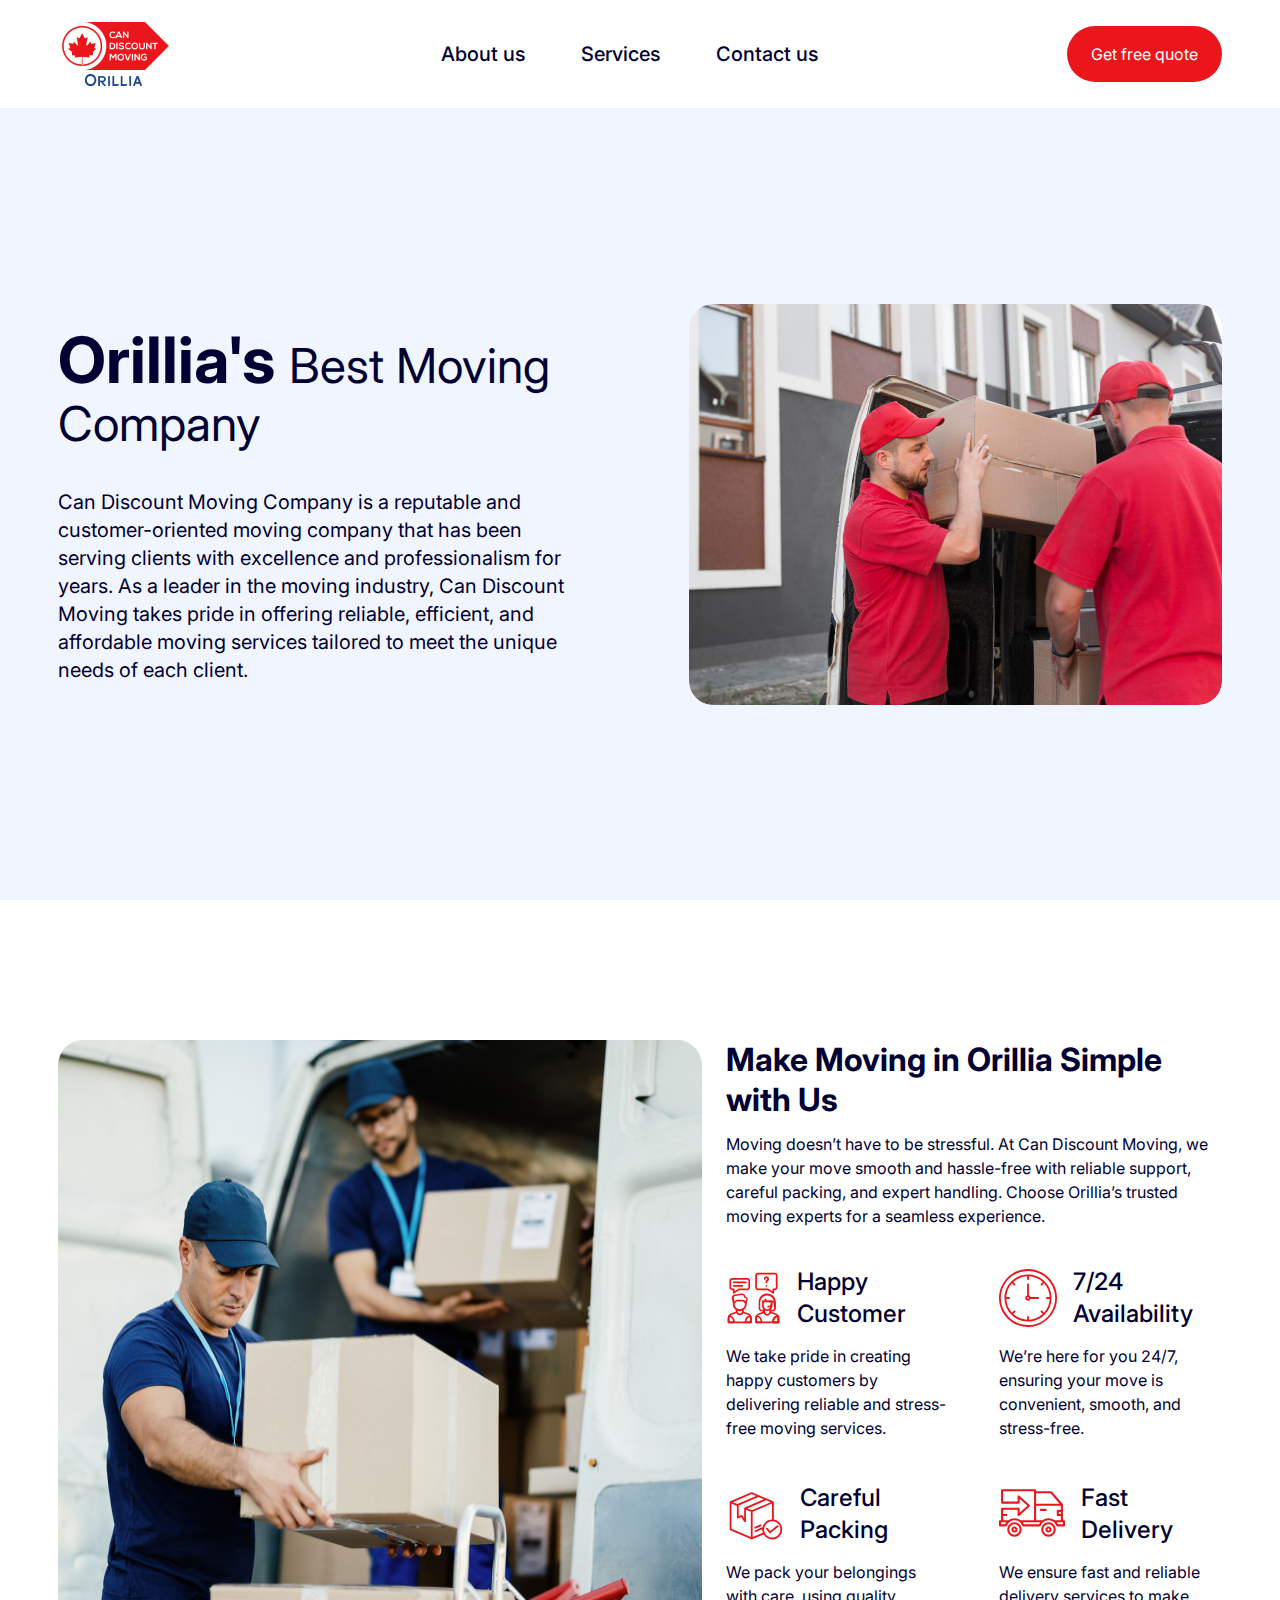
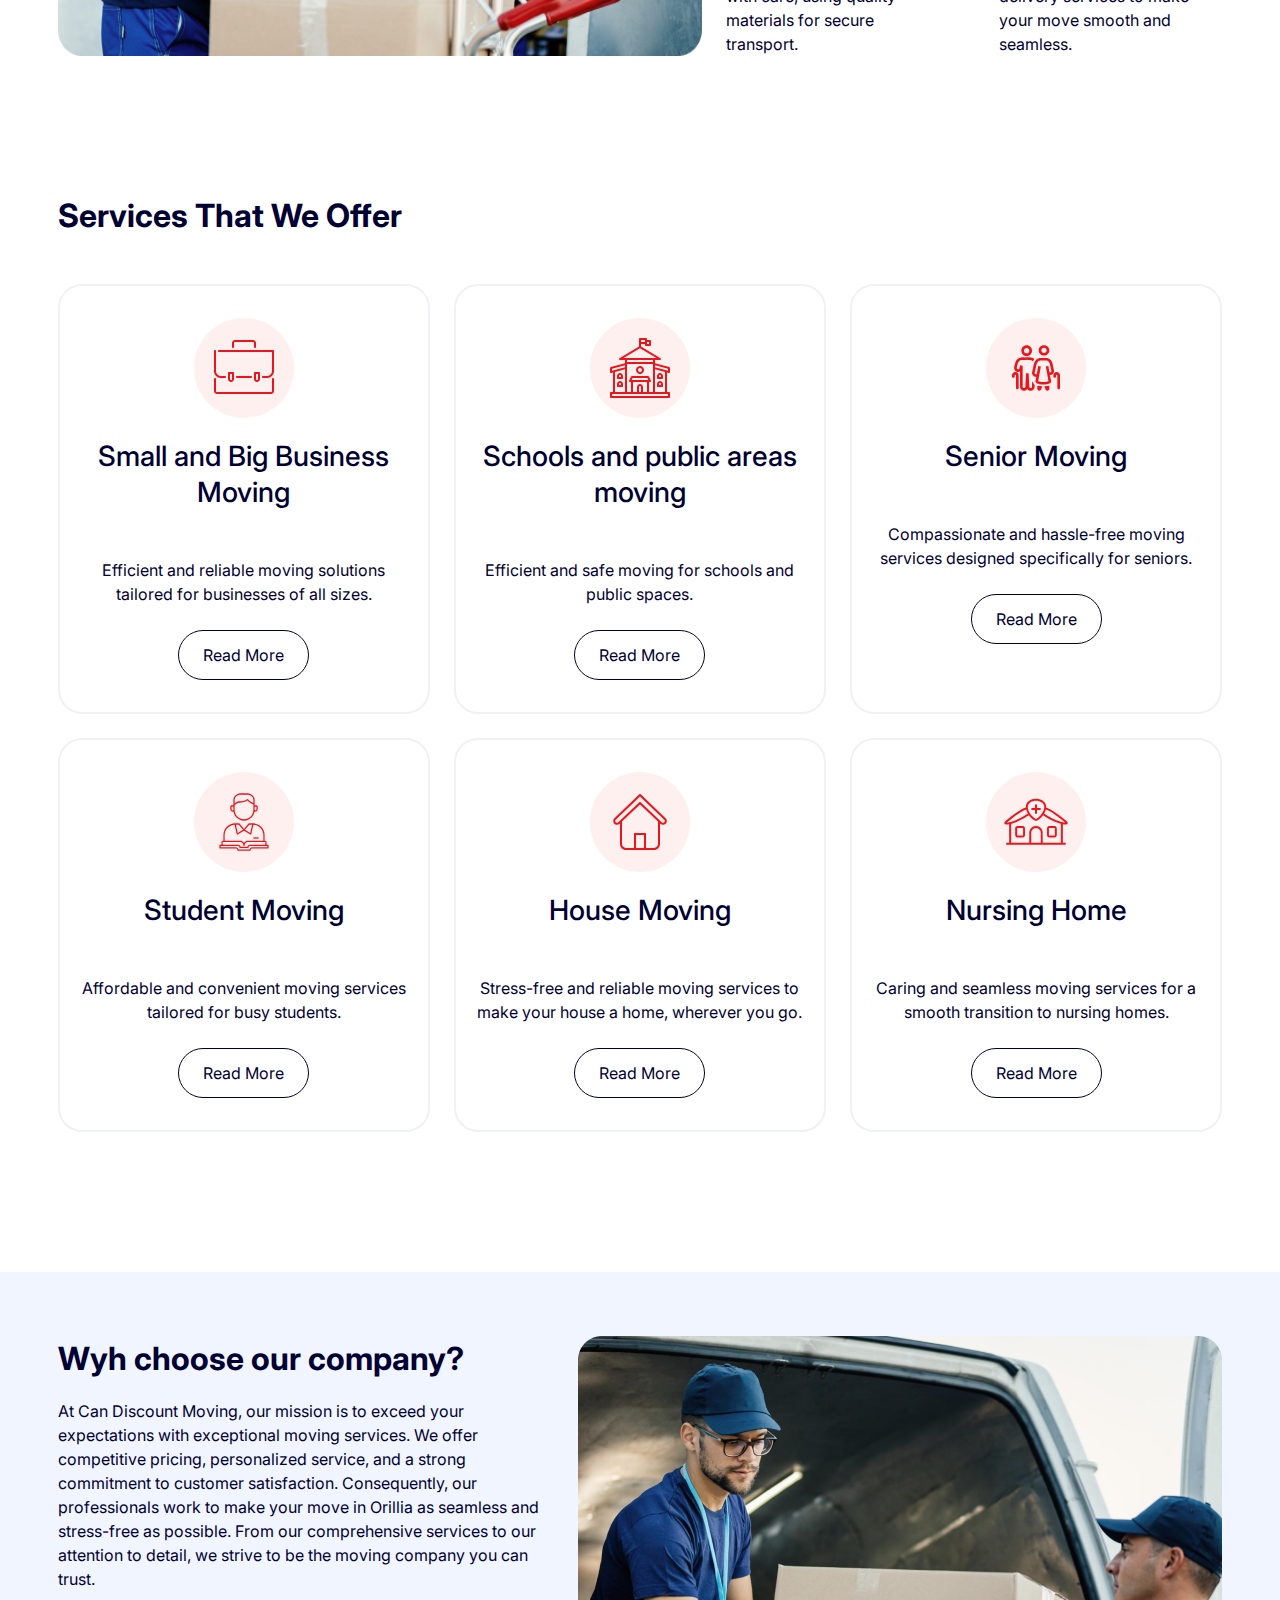
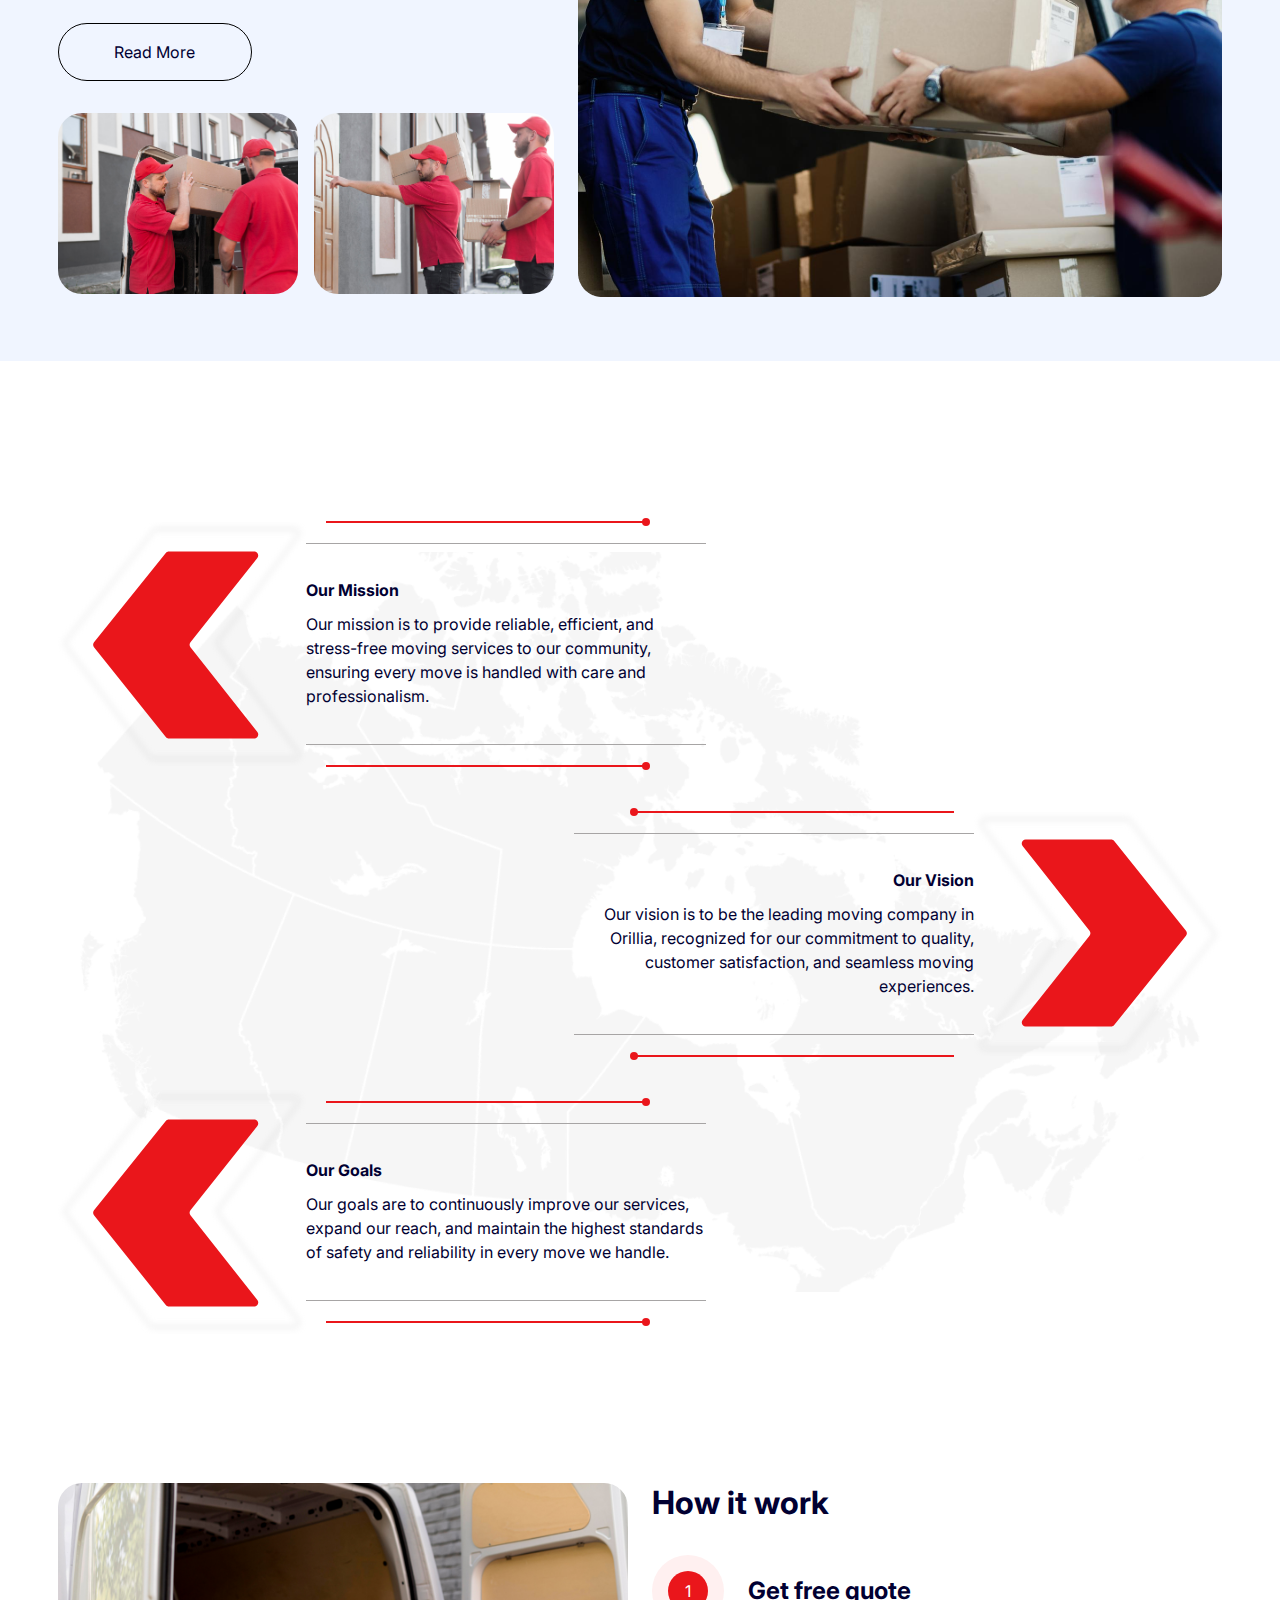
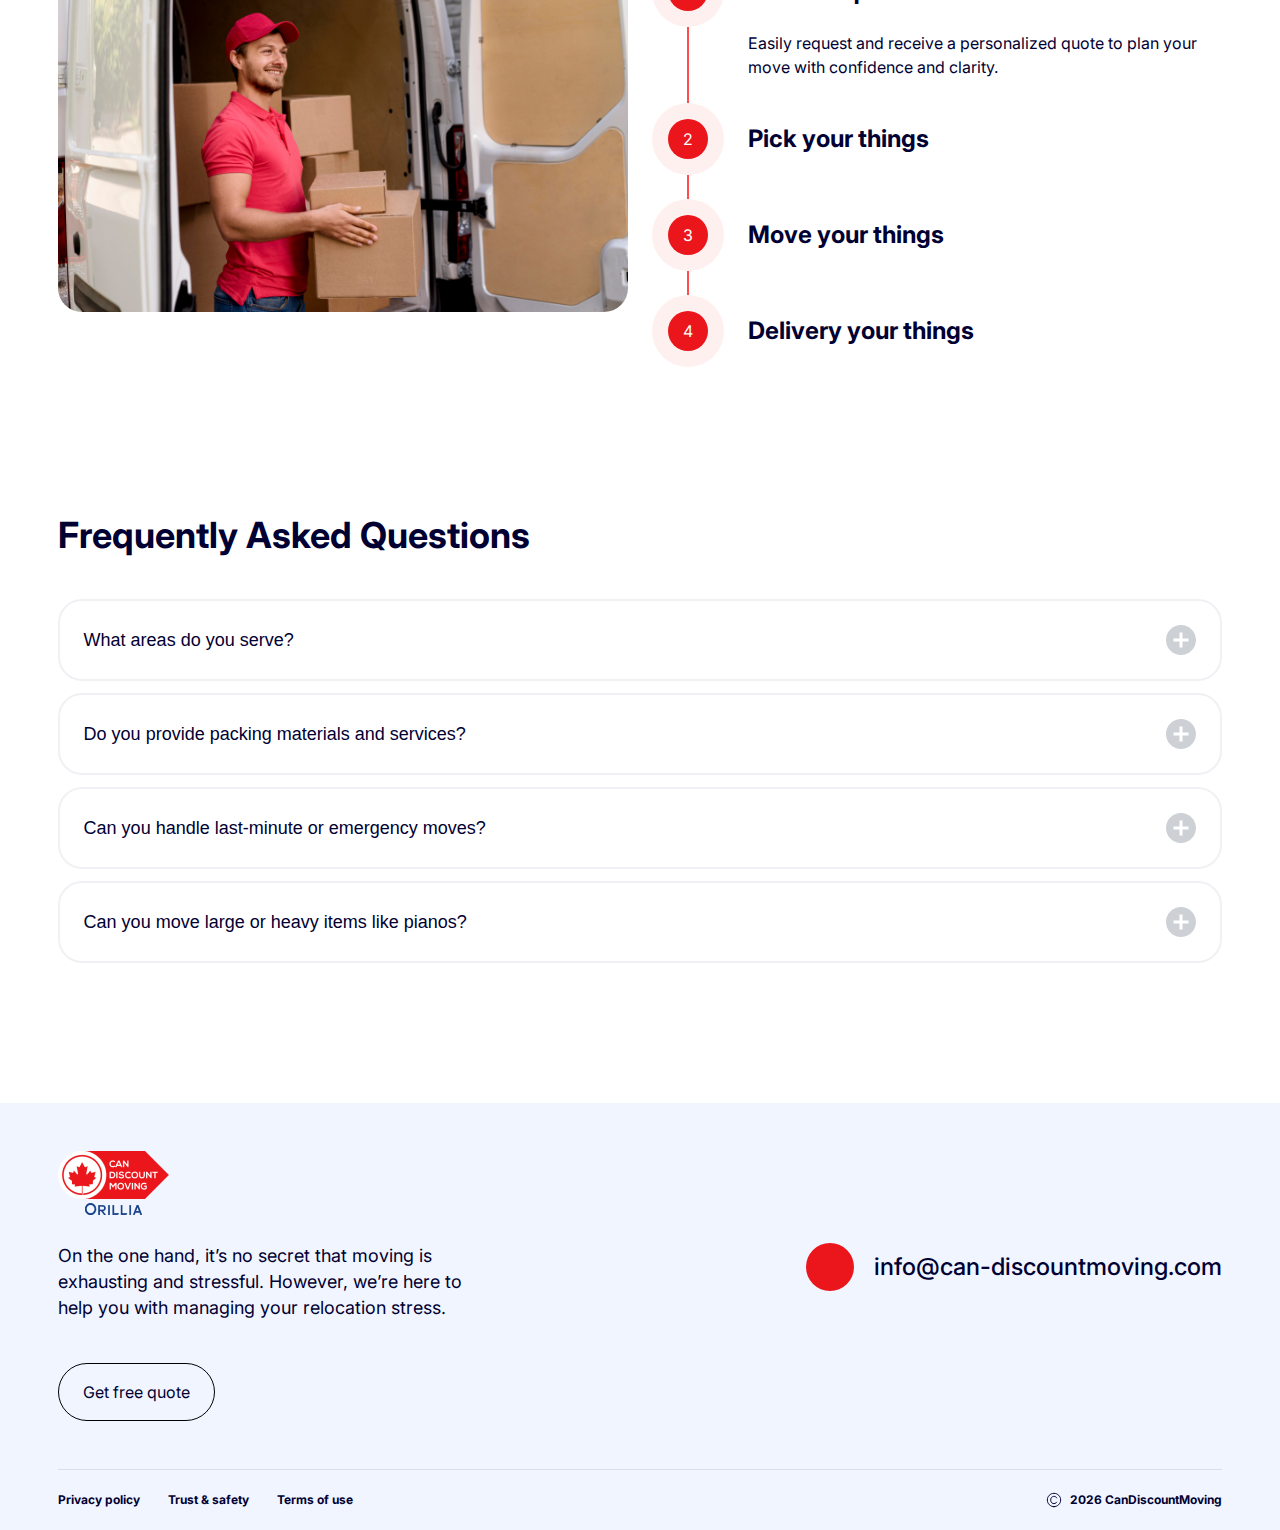
<file: index.html>
<!DOCTYPE html>
<html lang="en">
  <head>
    <meta charset="UTF-8" />
    <meta name="viewport" content="width=device-width, initial-scale=1.0" />
    <meta
      name="description"
      content="IT Professionals agency specializing in UI/UX design, frontend, backend, and network support."
    />
    <link
      href="https://fonts.googleapis.com/css2?family=Inter:ital,opsz,wght@0,14..32,100..900;1,14..32,100..900&family=Poppins:ital,wght@0,100;0,200;0,300;0,400;0,500;0,600;0,700;0,800;0,900;1,100;1,200;1,300;1,400;1,500;1,600;1,700;1,800;1,900&display=swap"
      rel="stylesheet"
    />
    <link rel="preconnect" href="https://fonts.googleapis.com" />

    <link
      rel="icon"
      href="./assets/images/logo-window.jpg"
      sizes="32x32"
      type="image/jpg"
    />
    <title>Can Discount Moving</title>

    <link rel="stylesheet" href="./assets/scss/main.css" />
  </head>
  <body>
    <div class="overlay"></div>
    <header class="header">
      <nav class="nav container">
        <a href="#" class="nav__logo" aria-label="Homepage">
          <img src="assets/images/logo.png" alt="logo" />
        </a>
        <div class="nav__menu" id="nav-menu">
          <ul class="nav__list">
            <li class="nav__item">
              <a href="./pages/about.html" aria-label="Learn more about us"
                >About us</a
              >
            </li>
            <li class="nav__item" aria-label="Explore our services">
              <a href="./pages/services.html">Services</a>
            </li>
            <li class="nav__item">
              <a href="./pages/contact.html" aria-label="Get in touch with us"
                >Contact us</a
              >
            </li>
          </ul>
          <a
            class="nav-btn"
            href="./pages/contact.html#quote"
            aria-label="Get in touch with us"
          >
            <span>Get free quote</span>
          </a>
        </div>

        <div class="nav__toggle" id="nav-toggle">
          <div class="line line1"></div>
          <div class="line line2"></div>
          <div class="line line3"></div>
        </div>
      </nav>
    </header>

    <main class="moving-company-main main-wrapper">
      <div class="container moving-company">
        <div class="moving-company__content">
          <h1 class="moving-company__content-title">
            <span> Orillia's </span>Best Moving Company
          </h1>
          <p class="moving-company__content-description">
            Can Discount Moving Company is a reputable and customer-oriented
            moving company that has been serving clients with excellence and
            professionalism for years. As a leader in the moving industry, Can
            Discount Moving takes pride in offering reliable, efficient, and
            affordable moving services tailored to meet the unique needs of each
            client.
          </p>
        </div>
        <div class="moving-company__image">
          <img
            src="./assets/images/redCargeMens.png"
            alt="Movers carrying boxes"
          />
        </div>
      </div>
    </main>

    <section class="container moving-info">
      <div class="moving-info__image">
        <img
          src="./assets/images/blueCargoMens.png"
          alt="Movers loading a truck"
        />
      </div>
      <div class="moving-info__content">
        <h2 class="moving-info__content-title">
          Make Moving in Orillia Simple with Us
        </h2>
        <p class="moving-info__content-description">
          Moving doesn’t have to be stressful. At Can Discount Moving, we make
          your move smooth and hassle-free with reliable support, careful
          packing, and expert handling. Choose Orillia’s trusted moving experts
          for a seamless experience.
        </p>
        <div class="moving-info__services">
          <div class="service">
            <div class="service__title">
              <div class="service__icon">
                <img src="./assets/icons/happy-customer.svg" alt="Customer" />
              </div>
              <h3>Happy Customer</h3>
            </div>
            <p class="service__description">
              We take pride in creating happy customers by delivering reliable
              and stress-free moving services.
            </p>
          </div>
          <div class="service">
            <div class="service__title">
              <div class="service__icon">
                <img src="./assets/icons/accesibility.svg" alt="Availability" />
              </div>
              <h3>7/24 Availability</h3>
            </div>
            <p class="service__description">
              We’re here for you 24/7, ensuring your move is convenient, smooth,
              and stress-free.
            </p>
          </div>
          <div class="service">
            <div class="service__title">
              <div class="service__icon">
                <img src="./assets/icons/packing.svg" alt="Packing" />
              </div>
              <h3>Careful Packing</h3>
            </div>
            <p class="service__description">
              We pack your belongings with care, using quality materials for
              secure transport.
            </p>
          </div>
          <div class="service">
            <div class="service__title">
              <div class="service__icon">
                <img src="./assets/icons/delivery.svg" alt="Delivery" />
              </div>
              <h3>Fast Delivery</h3>
            </div>
            <p class="service__description">
              We ensure fast and reliable delivery services to make your move
              smooth and seamless.
            </p>
          </div>
        </div>
      </div>
    </section>

    <section class="container services">
      <h2 class="services__title">Services That We Offer</h2>
      <div class="services__grid delete-with-responsive">
        <article class="service-card">
          <div class="service-card__icon">
            <img
              src="./assets/icons/services/business.svg"
              alt="Business Moving"
            />
          </div>
          <h3 class="service-card__title">Small and Big Business Moving</h3>
          <p class="service-card__description">
            Efficient and reliable moving solutions tailored for businesses of
            all sizes.
          </p>
          <a href="./pages/detail.html?id=1" class="service-card__button"
            >Read More</a
          >
        </article>

        <article class="service-card">
          <div class="service-card__icon">
            <img src="./assets/icons/services/areas.svg" alt="School Moving" />
          </div>
          <h3 class="service-card__title">Schools and public areas moving</h3>
          <p class="service-card__description">
            Efficient and safe moving for schools and public spaces.
          </p>
          <a href="./pages/detail.html?id=2" class="service-card__button"
            >Read More</a
          >
        </article>

        <article class="service-card">
          <div class="service-card__icon">
            <img src="./assets/icons/services/senior.svg" alt="Senior Moving" />
          </div>
          <h3 class="service-card__title">Senior Moving</h3>
          <p class="service-card__description">
            Compassionate and hassle-free moving services designed specifically
            for seniors.
          </p>
          <a href="./pages/detail.html?id=3" class="service-card__button"
            >Read More</a
          >
        </article>

        <article class="service-card">
          <div class="service-card__icon">
            <img
              src="./assets/icons/services/student.svg"
              alt="Student Moving"
            />
          </div>
          <h3 class="service-card__title">Student Moving</h3>
          <p class="service-card__description">
            Affordable and convenient moving services tailored for busy
            students.
          </p>
          <a href="./pages/detail.html?id=4" class="service-card__button"
            >Read More</a
          >
        </article>

        <article class="service-card">
          <div class="service-card__icon">
            <img src="./assets/icons/services/house.svg" alt="House Moving" />
          </div>
          <h3 class="service-card__title">House Moving</h3>
          <p class="service-card__description">
            Stress-free and reliable moving services to make your house a home,
            wherever you go.
          </p>
          <a href="./pages/detail.html?id=5" class="service-card__button"
            >Read More</a
          >
        </article>
        <article class="service-card">
          <div class="service-card__icon">
            <img src="./assets/icons/services/nursing.svg" alt="Nursing Home" />
          </div>
          <h3 class="service-card__title">Nursing Home</h3>
          <p class="service-card__description">
            Caring and seamless moving services for a smooth transition to
            nursing homes.
          </p>
          <a href="./pages/detail.html?id=6" class="service-card__button"
            >Read More</a
          >
        </article>
      </div>
      <div class="services__all">
        <a href="/pages/services.html">View all services</a>
      </div>
    </section>

    <section class="choosing-company-main">
      <div class="container choosing-company">
        <div class="choosing-company__content">
          <h1 class="choosing-company__content-title">
            Wyh choose our company?
          </h1>
          <p class="choosing-company__content-description">
            At Can Discount Moving, our mission is to exceed your expectations
            with exceptional moving services. We offer competitive pricing,
            personalized service, and a strong commitment to customer
            satisfaction. Consequently, our professionals work to make your move
            in Orillia as seamless and stress-free as possible. From our
            comprehensive services to our attention to detail, we strive to be
            the moving company you can trust.
          </p>
          <div class="choosing-company__content-btn">
            <a href="./pages/about.html">Read More</a>
          </div>
          <div class="choosing-company__content-images">
            <div>
              <img
                src="./assets/images/redCargeMens.png"
                alt="Movers carrying boxes"
              />
            </div>
            <div>
              <img
                src="./assets/images/redCargoMensHand.png"
                alt="Movers carrying boxes"
              />
            </div>
          </div>
        </div>
        <div class="choosing-company__image">
          <img
            src="./assets/images/blueCargoMensWithHand.png"
            alt="Movers carrying boxes"
          />
        </div>
      </div>
    </section>

    <section class="container missions">
      <div class="missions__card"></div>
      <div class="missions__card"></div>
      <div class="missions__card"></div>
    </section>

    <section class="mission container">
      <div class="mission__items">
        <div class="mission__item">
          <div class="mission__icon">
            <img src="./assets/icons/chevron.svg" alt="chevron" />
          </div>
          <div class="mission__main">
            <div class="mission__line mission__line--top">
              <span class="mission__dot mission__dot--red"></span>
            </div>
            <div class="mission__content">
              <h2 class="mission__content__title">Our Mission</h2>
              <p class="mission__content__text">
                Our mission is to provide reliable, efficient, and stress-free
                moving services to our community, ensuring every move is handled
                with care and professionalism.
              </p>
            </div>

            <div class="mission__line mission__line--bottom">
              <span class="mission__dot mission__dot--red"></span>
            </div>
          </div>
        </div>
        <div class="mission__item mission__item-right">
          <div class="mission__icon">
            <img src="./assets/icons/chevron.svg" alt="chevron" />
          </div>
          <div class="mission__main">
            <div class="mission__line mission__line--top">
              <span class="mission__dot mission__dot--red"></span>
            </div>
            <div class="mission__content">
              <h2 class="mission__content__title">Our Vision</h2>
              <p class="mission__content__text">
                Our vision is to be the leading moving company in Orillia,
                recognized for our commitment to quality, customer satisfaction,
                and seamless moving experiences.
              </p>
            </div>

            <div class="mission__line mission__line--bottom">
              <span class="mission__dot mission__dot--red"></span>
            </div>
          </div>
        </div>
        <div class="mission__item">
          <div class="mission__icon">
            <img src="./assets/icons/chevron.svg" alt="chevron" />
          </div>
          <div class="mission__main">
            <div class="mission__line mission__line--top">
              <span class="mission__dot mission__dot--red"></span>
            </div>
            <div class="mission__content">
              <h2 class="mission__content__title">Our Goals</h2>
              <p class="mission__content__text">
                Our goals are to continuously improve our services, expand our
                reach, and maintain the highest standards of safety and
                reliability in every move we handle.
              </p>
            </div>

            <div class="mission__line mission__line--bottom">
              <span class="mission__dot mission__dot--red"></span>
            </div>
          </div>
        </div>
      </div>
    </section>

    <section class="how-it-work container">
      <div class="how-it-work__image">
        <img src="/assets/images/howItWork.png" alt="Moving truck" />
      </div>

      <div class="how-it-work__content">
        <h2 class="how-it-work__title">How it work</h2>
        <div class="how-it-work__steps">
          <div class="how-it-work__step">
            <div class="how-it-work__step-header">
              <div class="how-it-work__step-header-number">
                <span>1</span>
              </div>
              <h3 class="how-it-work__step-header-title">Get free quote</h3>
            </div>
            <div class="how-it-work__step-description">
              <p>
                Easily request and receive a personalized quote to plan your
                move with confidence and clarity.
              </p>
            </div>
            <div class="how-it-work__step-line"></div>
          </div>
          <div class="how-it-work__step">
            <div class="how-it-work__step-header">
              <div class="how-it-work__step-header-number">
                <span>2</span>
              </div>
              <h3 class="how-it-work__step-header-title">Pick your things</h3>
            </div>
            <div class="how-it-work__step-description">
              <p>
                Choose the items you want to move, and we’ll handle the rest
                with care and precision.
              </p>
            </div>
            <div class="how-it-work__step-line"></div>
          </div>
          <div class="how-it-work__step">
            <div class="how-it-work__step-header">
              <div class="how-it-work__step-header-number">
                <span>3</span>
              </div>
              <h3 class="how-it-work__step-header-title">Move your things</h3>
            </div>
            <div class="how-it-work__step-description">
              <p>
                We safely transport your belongings to your new location,
                ensuring a smooth and timely move.
              </p>
            </div>
            <div class="how-it-work__step-line"></div>
          </div>
          <div class="how-it-work__step">
            <div class="how-it-work__step-header">
              <div class="how-it-work__step-header-number">
                <span>4</span>
              </div>
              <h3 class="how-it-work__step-header-title">
                Delivery your things
              </h3>
            </div>
            <div class="how-it-work__step-description">
              <p>
                We safely transport your belongings to your new location,
                ensuring a smooth and timely move.
              </p>
            </div>
            <div class="how-it-work__step-line"></div>
          </div>
        </div>
      </div>
    </section>

    <section class="faq container">
      <h2 class="faq__title">Frequently Asked Questions</h2>
      <div class="faq__list">
        <div class="faq__item" id="faq-item">
          <button class="faq__item--question" id="faq-question">
            What areas do you serve?
            <span class="faq_-icon">
              <svg
                class="plus-icon"
                width="30"
                height="30"
                viewBox="0 0 30 30"
                fill="none"
                xmlns="http://www.w3.org/2000/svg"
              >
                <path
                  d="M15 0C6.72 0 0 6.72 0 15C0 23.28 6.72 30 15 30C23.28 30 30 23.28 30 15C30 6.72 23.28 0 15 0ZM22.5 16.5H16.5V22.5H13.5V16.5H7.5V13.5H13.5V7.5H16.5V13.5H22.5V16.5Z"
                  fill="#CDD1D6"
                />
              </svg>

              <svg
                class="minus-icon"
                width="30"
                height="30"
                viewBox="0 0 30 30"
                fill="none"
                xmlns="http://www.w3.org/2000/svg"
              >
                <path
                  d="M15 0C6.72 0 0 6.72 0 15C0 23.28 6.72 30 15 30C23.28 30 30 23.28 30 15C30 6.72 23.28 0 15 0ZM22.5 16.5H7.5V13.5H22.5V16.5Z"
                  fill="#EA161B"
                />
              </svg>
            </span>
          </button>
          <div class="faq__item--answer" id="faq-answer">
            <p>
              We proudly serve Orillia and the surrounding areas, offering our
              professional moving services to both residential and commercial
              clients. Whether you're moving locally within the city or to
              nearby regions, our team is equipped to handle your move with
              efficiency and care. If you're unsure whether we cover your
              specific location, feel free to contact us, and we'll be happy to
              assist you.
            </p>
          </div>
        </div>
        <div class="faq__item" id="faq-item">
          <button class="faq__item--question" id="faq-question">
            Do you provide packing materials and services?
            <span class="faq_-icon">
              <svg
                class="plus-icon"
                width="30"
                height="30"
                viewBox="0 0 30 30"
                fill="none"
                xmlns="http://www.w3.org/2000/svg"
              >
                <path
                  d="M15 0C6.72 0 0 6.72 0 15C0 23.28 6.72 30 15 30C23.28 30 30 23.28 30 15C30 6.72 23.28 0 15 0ZM22.5 16.5H16.5V22.5H13.5V16.5H7.5V13.5H13.5V7.5H16.5V13.5H22.5V16.5Z"
                  fill="#CDD1D6"
                />
              </svg>

              <svg
                class="minus-icon"
                width="30"
                height="30"
                viewBox="0 0 30 30"
                fill="none"
                xmlns="http://www.w3.org/2000/svg"
              >
                <path
                  d="M15 0C6.72 0 0 6.72 0 15C0 23.28 6.72 30 15 30C23.28 30 30 23.28 30 15C30 6.72 23.28 0 15 0ZM22.5 16.5H7.5V13.5H22.5V16.5Z"
                  fill="#EA161B"
                />
              </svg>
            </span>
          </button>
          <div class="faq__item--answer" id="faq-answer">
            <p>
              Yes, we provide both high-quality packing materials and
              professional packing services to make your move as smooth as
              possible. Our packing materials include sturdy boxes, bubble wrap,
              packing tape, and protective padding to ensure the safety of your
              belongings. Our experienced packers handle everything from
              delicate items like glassware and artwork to large and heavy
              furniture, ensuring they are securely packed and ready for
              transport. Whether you need full packing services or just
              materials, we’re here to help!
            </p>
          </div>
        </div>
        <div class="faq__item" id="faq-item">
          <button class="faq__item--question" id="faq-question">
            Can you handle last-minute or emergency moves?
            <span class="faq_-icon">
              <svg
                class="plus-icon"
                width="30"
                height="30"
                viewBox="0 0 30 30"
                fill="none"
                xmlns="http://www.w3.org/2000/svg"
              >
                <path
                  d="M15 0C6.72 0 0 6.72 0 15C0 23.28 6.72 30 15 30C23.28 30 30 23.28 30 15C30 6.72 23.28 0 15 0ZM22.5 16.5H16.5V22.5H13.5V16.5H7.5V13.5H13.5V7.5H16.5V13.5H22.5V16.5Z"
                  fill="#CDD1D6"
                />
              </svg>

              <svg
                class="minus-icon"
                width="30"
                height="30"
                viewBox="0 0 30 30"
                fill="none"
                xmlns="http://www.w3.org/2000/svg"
              >
                <path
                  d="M15 0C6.72 0 0 6.72 0 15C0 23.28 6.72 30 15 30C23.28 30 30 23.28 30 15C30 6.72 23.28 0 15 0ZM22.5 16.5H7.5V13.5H22.5V16.5Z"
                  fill="#EA161B"
                />
              </svg>
            </span>
          </button>
          <div class="faq__item--answer" id="faq-answer">
            <p>
              Absolutely! We understand that sometimes moves happen
              unexpectedly, and you need a reliable team to step in quickly. Our
              team is equipped to handle last-minute or emergency moves with
              efficiency and flexibility. Whether it's a sudden change of plans
              or an urgent relocation, we prioritize your needs and work around
              your schedule to ensure everything is done smoothly and on time.
              Just give us a call, and we’ll take care of the rest!
            </p>
          </div>
        </div>
        <div class="faq__item" id="faq-item">
          <button class="faq__item--question" id="faq-question">
            Can you move large or heavy items like pianos?
            <span class="faq_-icon">
              <svg
                class="plus-icon"
                width="30"
                height="30"
                viewBox="0 0 30 30"
                fill="none"
                xmlns="http://www.w3.org/2000/svg"
              >
                <path
                  d="M15 0C6.72 0 0 6.72 0 15C0 23.28 6.72 30 15 30C23.28 30 30 23.28 30 15C30 6.72 23.28 0 15 0ZM22.5 16.5H16.5V22.5H13.5V16.5H7.5V13.5H13.5V7.5H16.5V13.5H22.5V16.5Z"
                  fill="#CDD1D6"
                />
              </svg>

              <svg
                class="minus-icon"
                width="30"
                height="30"
                viewBox="0 0 30 30"
                fill="none"
                xmlns="http://www.w3.org/2000/svg"
              >
                <path
                  d="M15 0C6.72 0 0 6.72 0 15C0 23.28 6.72 30 15 30C23.28 30 30 23.28 30 15C30 6.72 23.28 0 15 0ZM22.5 16.5H7.5V13.5H22.5V16.5Z"
                  fill="#EA161B"
                />
              </svg>
            </span>
          </button>
          <div class="faq__item--answer" id="faq-answer">
            <p>
              Yes, we specialize in moving large and heavy items, including
              pianos, with utmost care and precision. Our team has the necessary
              expertise, equipment, and techniques to safely transport bulky or
              delicate items without causing any damage. Whether it's an upright
              piano or a grand piano, we ensure proper handling and secure
              transportation to your new location. You can trust us to move your
              valuable items with the highest level of professionalism.
            </p>
          </div>
        </div>
      </div>
    </section>

    <footer class="footer">
      <div class="footer__content container">
        <div class="footer__brand">
          <a href="#">
            <img
              loading="lazy"
              src="/assets/images/logo.png"
              alt="Logo"
              class="footer__logo-image"
            />
          </a>
        </div>
        <div class="footer__info">
          <div class="footer__about">
            <p class="footer__about-text">
              On the one hand, it’s no secret that moving is exhausting and
              stressful. However, we’re here to help you with managing your
              relocation stress.
            </p>
            <a
              class="footer__about-btn"
              href="./pages/contact.html#quote"
              aria-label="Get in touch with us"
            >
              <span>Get free quote</span>
            </a>
          </div>
          <div class="footer__contact">
            <!-- <p class="footer__contact-item">
              <span
                ><img
                  loading="lazy"
                  src="./assets/icons/location.svg"
                  alt="location-icon"
              /></span>

              <a
                href="https://maps.app.goo.gl/F3FSeBSZAcK7xQ6z7"
                target="_blank"
              >
              125 Fittons Rd W, Orillia, ON L3V 7T2
              </a>
            </p> -->
            <!-- <p class="footer__contact-item">
              <span
                ><img
                  loading="lazy"
                  src="./assets/icons/phone.svg"
                  alt="phone-icon"
              /></span>
              <a href="tel:+16478790044"> +1 (647) 879 0044</a>
            </p> -->
            <p class="footer__contact-item">
              <span
                ><img
                  loading="lazy"
                  src="./assets/icons/mail.svg"
                  alt="mail-icon"
              /></span>
              <a href="mailto:info@itprofessionals.ca">
                info@can-discountmoving.com
              </a>
            </p>
          </div>
        </div>
        <div class="footer__links">
          <div class="footer__links_policy">
            <p class="footer__link">Privacy policy</p>
            <p class="footer__link">Trust & safety</p>
            <p class="footer__link">Terms of use</p>
          </div>
          <p class="footer__link footer__links--copyright">
            <img src="assets/icons/c-icon.svg" alt="c-icon" />
            <span class="text">
              <span id="footer-date"></span> CanDiscountMoving
            </span>
          </p>
        </div>
      </div>
    </footer>

    <script src="./main.js"></script>
  </body>
</html>
</file>
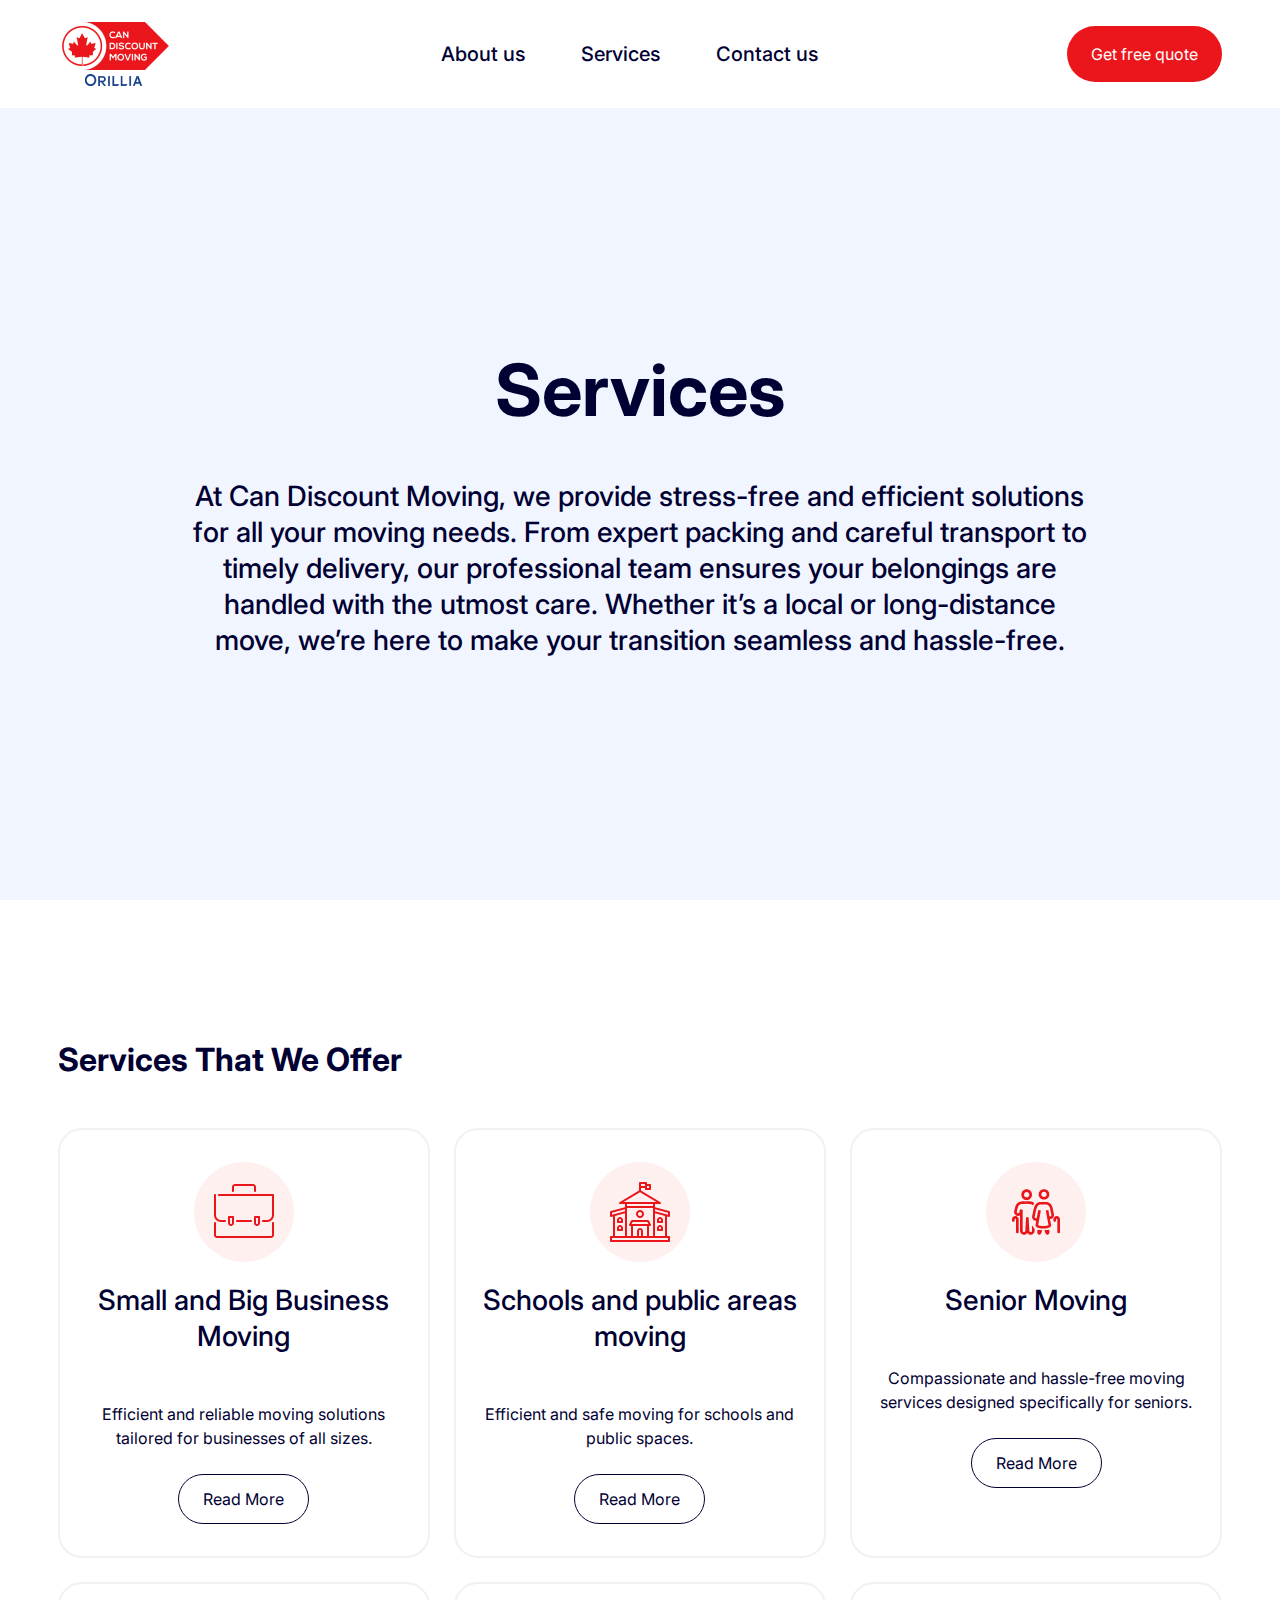
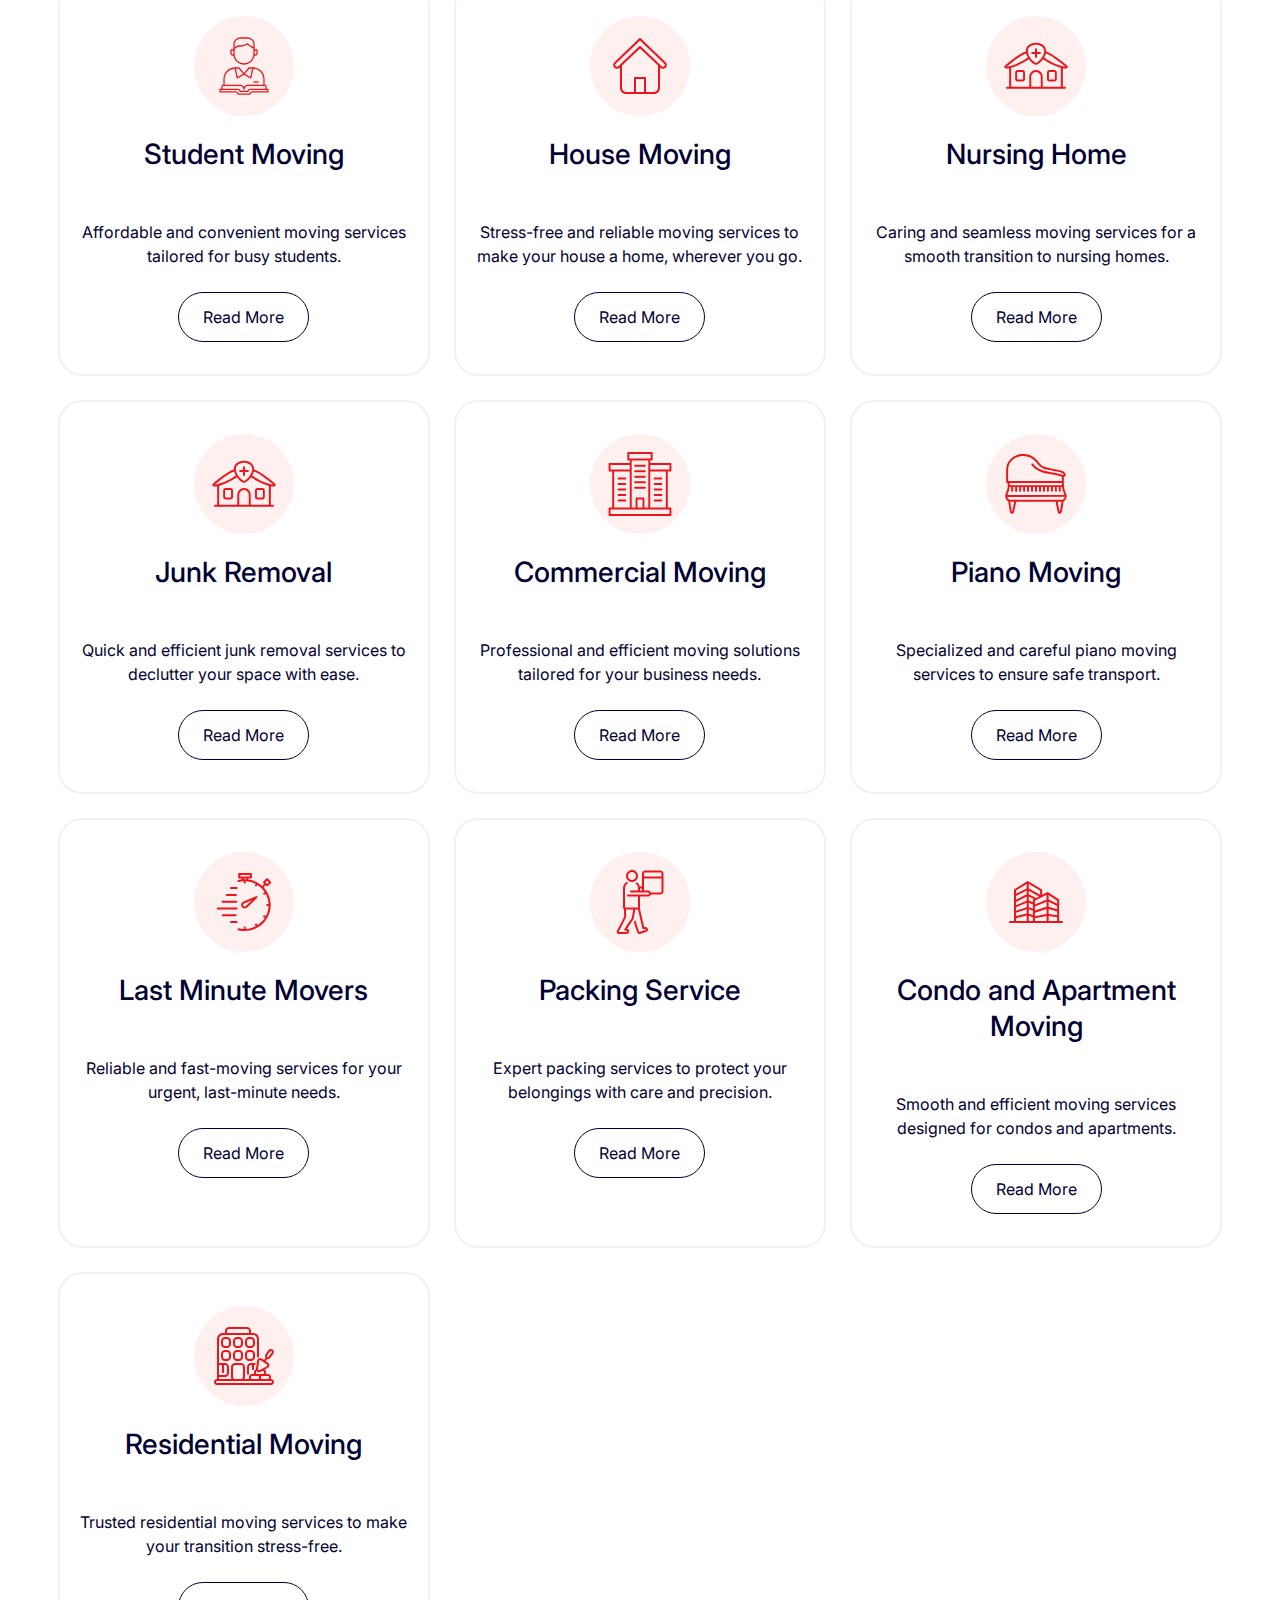
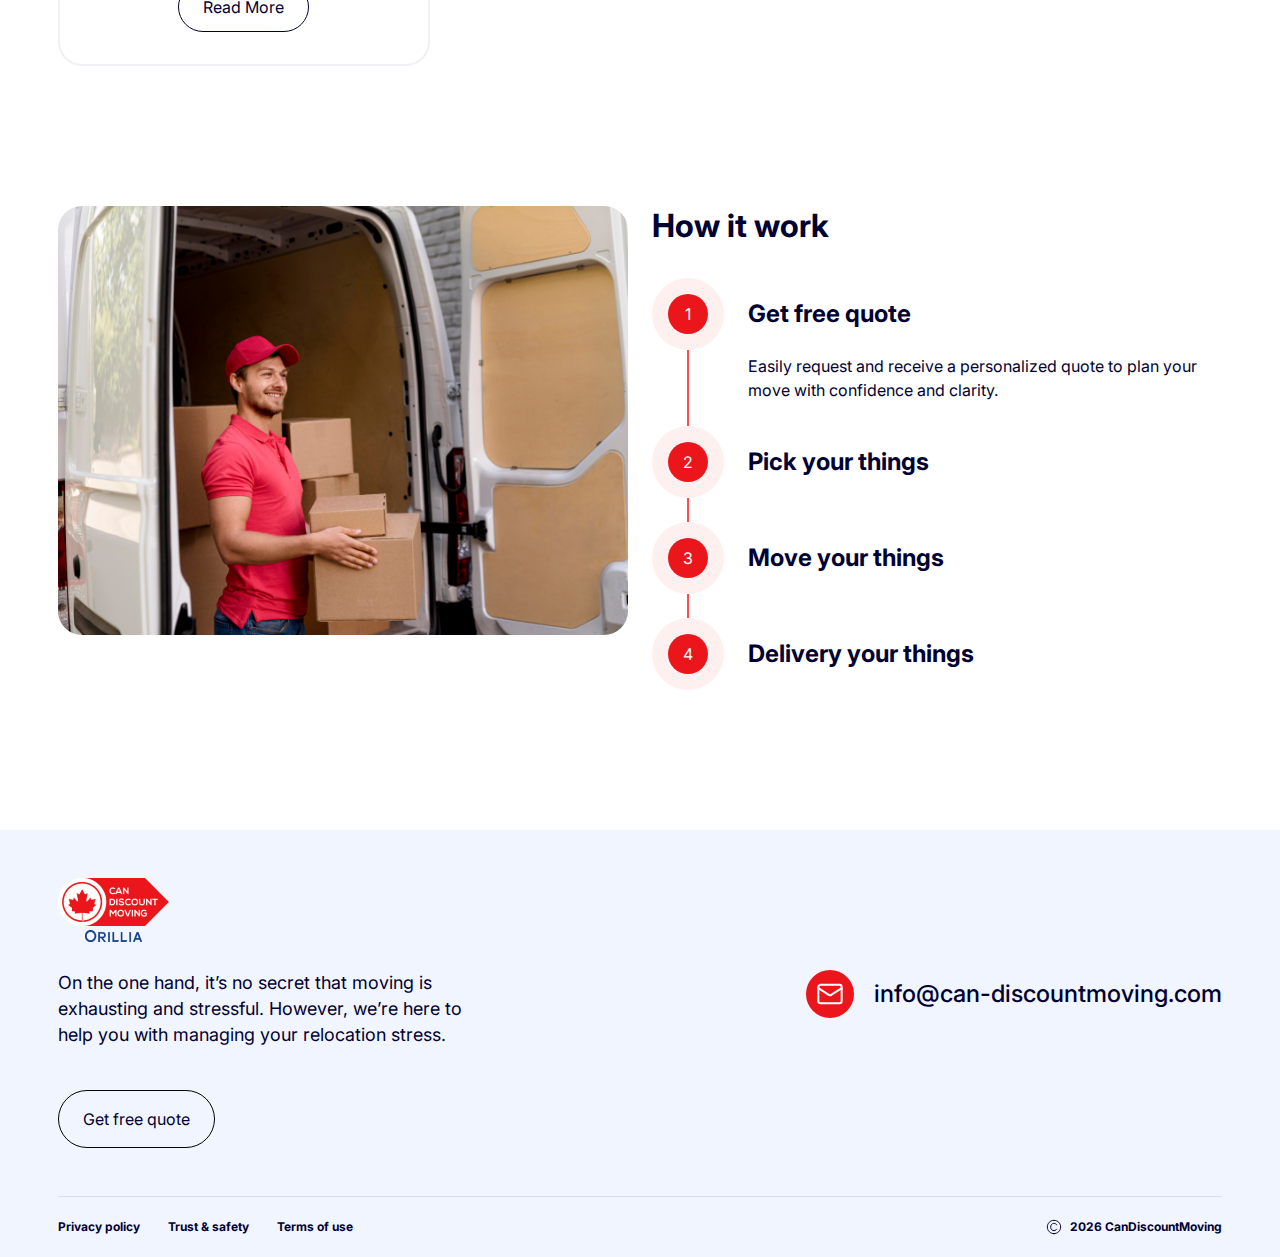
<file: pages/services.html>
<!DOCTYPE html>
<html lang="en">
  <head>
    <meta charset="UTF-8" />
    <meta name="viewport" content="width=device-width, initial-scale=1.0" />
    <meta
      name="description"
      content="IT Professionals agency specializing in UI/UX design, frontend, backend, and network support."
    />
    <link
      href="https://fonts.googleapis.com/css2?family=Inter:ital,opsz,wght@0,14..32,100..900;1,14..32,100..900&family=Poppins:ital,wght@0,100;0,200;0,300;0,400;0,500;0,600;0,700;0,800;0,900;1,100;1,200;1,300;1,400;1,500;1,600;1,700;1,800;1,900&display=swap"
      rel="stylesheet"
    />
    <link rel="preconnect" href="https://fonts.googleapis.com" />

    <link
      rel="icon"
      href="../assets/images/logo-window.jpg"
      sizes="32x32"
      type="image/jpg"
    />
    <title>Can Discount Moving</title>

    <link rel="stylesheet" href="../assets/scss/main.css" />
  </head>
  <body>
    <div class="overlay"></div>
    <header class="header">
      <nav class="nav container">
        <a href="../index.html" class="nav__logo" aria-label="Homepage">
          <img src="../assets/images/logo.png" alt="logo" />
        </a>
        <div class="nav__menu" id="nav-menu">
          <ul class="nav__list">
            <li class="nav__item">
              <a href="./about.html" aria-label="Learn more about us"
                >About us</a
              >
            </li>
            <li class="nav__item" aria-label="Explore our services">
              <a href="#">Services</a>
            </li>
            <li class="nav__item">
              <a href="./contact.html" aria-label="Get in touch with us"
                >Contact us</a
              >
            </li>
          </ul>
          <a
            class="nav-btn"
            href="./contact.html#quote"
            aria-label="Get in touch with us"
          >
            <span>Get free quote</span>
          </a>
        </div>

        <div class="nav__toggle" id="nav-toggle">
          <div class="line line1"></div>
          <div class="line line2"></div>
          <div class="line line3"></div>
        </div>
      </nav>
    </header>

    <main class="detailPage-main section-wrapper">
      <div class="container">
        <div class="detailPage-main__content">
          <h1 class="detailPage-main__content-title">Services</h1>
          <p class="detailPage-main__content-description">
            At Can Discount Moving, we provide stress-free and efficient
            solutions for all your moving needs. From expert packing and careful
            transport to timely delivery, our professional team ensures your
            belongings are handled with the utmost care. Whether it’s a local or
            long-distance move, we’re here to make your transition seamless and
            hassle-free.
          </p>
        </div>
      </div>
    </main>

    <section class="container services">
      <h2 class="services__title">Services That We Offer</h2>
      <div class="services__grid" id="servicesGrid"></div>
    </section>

    <section class="how-it-work container">
      <div class="how-it-work__image">
        <img src="../assets/images/howItWork.png" alt="Moving truck" />
      </div>

      <div class="how-it-work__content">
        <h2 class="how-it-work__title">How it work</h2>
        <div class="how-it-work__steps">
          <div class="how-it-work__step">
            <div class="how-it-work__step-header">
              <div class="how-it-work__step-header-number">
                <span>1</span>
              </div>
              <h3 class="how-it-work__step-header-title">Get free quote</h3>
            </div>
            <div class="how-it-work__step-description">
              <p>
                Easily request and receive a personalized quote to plan your
                move with confidence and clarity.
              </p>
            </div>
            <div class="how-it-work__step-line"></div>
          </div>
          <div class="how-it-work__step">
            <div class="how-it-work__step-header">
              <div class="how-it-work__step-header-number">
                <span>2</span>
              </div>
              <h3 class="how-it-work__step-header-title">Pick your things</h3>
            </div>
            <div class="how-it-work__step-description">
              <p>
                Choose the items you want to move, and we’ll handle the rest
                with care and precision.
              </p>
            </div>
            <div class="how-it-work__step-line"></div>
          </div>
          <div class="how-it-work__step">
            <div class="how-it-work__step-header">
              <div class="how-it-work__step-header-number">
                <span>3</span>
              </div>
              <h3 class="how-it-work__step-header-title">Move your things</h3>
            </div>
            <div class="how-it-work__step-description">
              <p>
                We safely transport your belongings to your new location,
                ensuring a smooth and timely move.
              </p>
            </div>
            <div class="how-it-work__step-line"></div>
          </div>
          <div class="how-it-work__step">
            <div class="how-it-work__step-header">
              <div class="how-it-work__step-header-number">
                <span>4</span>
              </div>
              <h3 class="how-it-work__step-header-title">
                Delivery your things
              </h3>
            </div>
            <div class="how-it-work__step-description">
              <p>
                We safely transport your belongings to your new location,
                ensuring a smooth and timely move.
              </p>
            </div>
            <div class="how-it-work__step-line"></div>
          </div>
        </div>
      </div>
    </section>

    <footer class="footer">
      <div class="footer__content container">
        <div class="footer__brand">
          <a href="../index.html">
            <img
              loading="lazy"
              src="/assets/images/logo.png"
              alt="Logo"
              class="footer__logo-image"
          /></a>
        </div>
        <div class="footer__info">
          <div class="footer__about">
            <p class="footer__about-text">
              On the one hand, it’s no secret that moving is exhausting and
              stressful. However, we’re here to help you with managing your
              relocation stress.
            </p>
            <a
              class="footer__about-btn"
              href="./contact.html#quote"
              aria-label="Get in touch with us"
            >
              <span>Get free quote</span>
            </a>
          </div>
          <div class="footer__contact">
            <!-- <p class="footer__contact-item">
              <span
                ><img
                  loading="lazy"
                  src="../assets/icons/location.svg"
                  alt="location-icon"
              /></span>

              <a
                href="https://maps.app.goo.gl/F3FSeBSZAcK7xQ6z7"
                target="_blank"
              >
                125 Fittons Rd W, Orillia, ON L3V 7T2
              </a>
            </p> -->
            <!-- <p class="footer__contact-item">
              <span
                ><img
                  loading="lazy"
                  src="../assets/icons/phone.svg"
                  alt="phone-icon"
              /></span>
              <a href="tel:+16478790044"> +1 (647) 879 0044</a>
            </p> -->
            <p class="footer__contact-item">
              <span
                ><img
                  loading="lazy"
                  src="../assets/icons/mail.svg"
                  alt="mail-icon"
              /></span>
              <a href="mailto:info@itprofessionals.ca">
                info@can-discountmoving.com
              </a>
            </p>
          </div>
        </div>
        <div class="footer__links">
          <div class="footer__links_policy">
            <p class="footer__link">Privacy policy</p>
            <p class="footer__link">Trust & safety</p>
            <p class="footer__link">Terms of use</p>
          </div>
          <p class="footer__link footer__links--copyright">
            <img src="../assets/icons/c-icon.svg" alt="c-icon" />
            <span class="text">
              <span id="footer-date"></span> CanDiscountMoving
            </span>
          </p>
        </div>
      </div>
    </footer>

    <script src="../main.js"></script>
    <script src="../js/services.js"></script>
  </body>
</html>
</file>
<file: assets/scss/main.css>
@charset "UTF-8";
*,
*:before,
*:after {
  margin: 0;
  padding: 0;
  box-sizing: border-box;
}

body {
  margin: 0;
  padding: 0;
  font-family: "Inter", sans-serif;
  font-style: normal;
  background-color: #fff;
  color: rgb(1, 0, 50);
}

ul {
  margin: 0;
  padding: 0;
}

a {
  text-decoration: none;
  color: rgb(1, 0, 50);
}

img {
  display: block;
}

.container {
  width: 91%;
  max-width: 1440px;
  margin: 0 auto;
  padding: 0;
}
@media (min-width: 1440px) {
  .container {
    padding: 0 64px;
  }
}

.main-wrapper {
  padding: 44px 0;
  background-size: cover;
  background-color: #f0f5ff;
  display: flex;
  max-height: -moz-max-content;
  max-height: max-content;
  margin-top: 74px;
}

@media (min-width: 768px) {
  .main-wrapper {
    margin-top: 82px;
  }
}
@media (min-width: 1200px) {
  .main-wrapper {
    margin-top: 108px;
    min-height: calc(100vh - 108px);
    align-items: center;
  }
}
.section-wrapper {
  margin-bottom: 80px;
}
@media screen and (min-width: 768px) {
  .section-wrapper {
    margin-bottom: 100px;
  }
}
@media screen and (min-width: 1200px) {
  .section-wrapper {
    margin-bottom: 140px;
  }
}

.detailPage-main {
  padding: 44px 0;
  background-size: cover;
  background-color: #f0f5ff;
  display: flex;
  max-height: -moz-max-content;
  max-height: max-content;
  margin-top: 74px;
}
.detailPage-main__content-title {
  margin-bottom: 40px;
  font-size: 38px;
  font-weight: 700;
  line-height: 46px;
  text-align: center;
}
.detailPage-main__content-description {
  font-size: 18px;
  max-width: 911px;
  font-weight: 400;
  line-height: 26px;
  margin: 0 auto;
  text-align: center;
}
@media screen and (min-width: 768px) {
  .detailPage-main {
    margin-top: 82px;
  }
  .detailPage-main__content-title {
    margin-bottom: 40px;
    line-height: 72px;
    font-size: 64px;
  }
  .detailPage-main__content-description {
    font-size: 24px;
    font-weight: 500;
    line-height: 32px;
    text-align: center;
  }
}
@media screen and (min-width: 1200px) {
  .detailPage-main {
    margin-top: 108px;
    min-height: calc(100vh - 108px);
    align-items: center;
  }
  .detailPage-main__content-title {
    margin-bottom: 48px;
    line-height: 80px;
    font-size: 72px;
  }
  .detailPage-main__content-description {
    font-size: 28px;
    line-height: 36px;
  }
}

.footer {
  background-color: #f0f5ff;
  position: relative;
  padding: 24px 0 16px;
  border-top: 1px;
}

.footer__brand {
  margin-bottom: 20px;
}
.footer__brand img {
  width: auto;
  height: 46px;
}

.footer__info {
  display: flex;
  flex-direction: column;
  gap: 36px;
}

.footer__contact {
  display: flex;
  flex-direction: column;
  gap: 12px;
}

.footer__contact-item {
  display: flex;
  align-items: center;
  gap: 12px;
  font-size: 16px;
  font-weight: 500;
  line-height: 24px;
  text-align: left;
}
.footer__contact-item span {
  width: 40px;
  height: 40px;
  border-radius: 50%;
  padding: 10px;
  background: rgb(234, 22, 27);
  display: flex;
  align-items: center;
  justify-content: center;
}
.footer__contact-item span img {
  width: 20px;
  display: block;
  height: auto;
}
.footer__contact-item a {
  cursor: pointer;
}

.footer__about {
  display: flex;
  flex-direction: column;
  gap: 20px;
  align-items: center;
}
.footer__about-text {
  font-size: 16px;
  font-weight: 400;
  line-height: 24px;
  text-align: left;
}
.footer__about-btn {
  align-self: flex-start;
  max-width: -moz-max-content;
  max-width: max-content;
  border-radius: 100px;
  border: 1px solid #000000;
  padding: 12px 20px;
  font-size: 16px;
  font-weight: 400;
  line-height: 24px;
  display: flex;
  align-items: center;
  transition: all 0.5s;
  justify-content: center;
}
.footer__about-btn:hover {
  background-color: #e01818;
  border-color: #e01818;
  color: #fff;
}

.footer__links {
  margin-top: 24px;
  border-top: 1px solid rgba(187, 187, 187, 0.4);
  display: flex;
  justify-content: space-between;
  gap: 8px;
  flex-wrap: wrap;
  padding-top: 12px;
  font-size: 12px;
  font-weight: 400;
  line-height: 20px;
  text-align: left;
  align-items: center;
}
.footer__links .footer__links_policy {
  display: flex;
  gap: 24px;
  align-items: center;
}
.footer__links--copyright {
  display: flex;
  align-items: center;
  gap: 8px;
}

@media (min-width: 768px) {
  .footer {
    padding: 48px 0 20px;
  }
  .footer__brand {
    margin-bottom: 32px;
  }
  .footer__brand img {
    height: 64px;
  }
  .footer__contact {
    gap: 16px;
  }
  .footer__contact-item {
    gap: 20px;
    font-size: 24px;
    line-height: 32px;
  }
  .footer__contact-item span {
    width: 48px;
    height: 48px;
    padding: 10px;
  }
  .footer__contact-item span img {
    width: 28px;
  }
  .footer__about {
    display: flex;
    flex-direction: row;
    gap: 20px;
    justify-content: space-between;
  }
  .footer__about-text {
    max-width: 421px;
    font-size: 18px;
    font-weight: 400;
    line-height: 26px;
  }
  .footer__about-btn {
    align-self: center;
    padding: 16px 24px;
  }
  .footer__links {
    margin-top: 40px;
    gap: 16px;
    flex-wrap: wrap;
    padding-top: 20px;
    font-weight: 700;
  }
  .footer__links .footer__links_policy {
    gap: 28px;
  }
}
@media (min-width: 992px) {
  .footer__info {
    flex-direction: row;
    justify-content: space-between;
  }
  .footer__brand {
    margin-bottom: 28px;
  }
  .footer__about {
    flex-direction: column;
    gap: 42px;
    justify-content: space-between;
    align-items: flex-start;
  }
  .footer__about-btn {
    align-self: flex-start;
  }
  .footer__links {
    margin-top: 48px;
  }
}
.overlay {
  position: fixed;
  top: 0;
  left: 0;
  width: 100%;
  height: 100%;
  background: #161616;
  opacity: 0.64;
  -webkit-backdrop-filter: blur(8px);
          backdrop-filter: blur(8px);
  z-index: 1;
  display: none;
}

.menu-open .overlay {
  display: block;
}

.header {
  position: relative;
  margin-top: 0;
  z-index: 2;
  background-color: #fff;
  position: fixed;
  top: 0;
  width: 100%;
}

.nav {
  display: flex;
  justify-content: space-between;
  gap: 24px;
  align-items: center;
  padding: 16px 0;
}

.nav__toggle {
  display: block;
  height: 40px;
  cursor: pointer;
}
.nav__toggle img {
  height: 100%;
}

.nav__toggle {
  padding: 8px 5px;
  display: flex;
  flex-direction: column;
  align-items: center;
  justify-content: center;
  width: 40px;
  height: 40px;
  gap: 6px;
  cursor: pointer;
}
.nav__toggle .line {
  width: 100%;
  height: 4px;
  background-color: rgb(234, 22, 27);
  border-radius: 4px;
  transition: all 0.3s ease-in-out;
}
.nav__toggle.toggle .line1 {
  transform: rotate(-45deg) translate(-4px, 10px);
}
.nav__toggle.toggle .line2 {
  opacity: 0;
}
.nav__toggle.toggle .line3 {
  transform: rotate(45deg) translate(-4px, -10px);
}

.nav__menu {
  opacity: 0;
  pointer-events: none;
  transform: translateY(-10px);
  display: flex;
  flex: 1;
  top: 71px;
  overflow: hidden;
  position: absolute;
  right: 0;
  align-items: center;
  flex-direction: column;
  justify-content: flex-start;
  background-color: #f0f5ff;
  text-align: left;
  width: 100%;
  margin: 0 auto;
  transition: 0.5s;
  align-items: flex-start;
  padding: 24px 16px;
}

.nav__list {
  flex: 1;
  list-style: none;
  display: flex;
  justify-content: center;
  flex-direction: column;
  gap: 16px;
}
.nav__list .nav-item {
  cursor: pointer;
}

.nav__list a {
  padding: 8px 16px;
  font-size: 20px;
  font-weight: 500;
  line-height: 28px;
  text-align: left;
  color: rgb(1, 0, 50);
  transition: all 0.5s;
}
.nav__list a:hover {
  background: #fff0f0;
  border-radius: 50px;
}

.nav-btn {
  margin-top: 32px;
  font-weight: 600;
  padding: 12px 24px;
  background-color: rgb(234, 22, 27);
  border-radius: 100px;
  display: flex;
  justify-content: center;
  font-size: 16px;
  font-weight: 400;
  color: white;
  line-height: 24px;
  transition: background-color 0.3s ease;
  cursor: pointer;
}
.nav-btn:hover {
  background-color: #e01818;
}

.nav__logo img {
  width: 73px;
  max-width: 73px;
  height: auto;
  max-height: 42px;
}

.inactive {
  display: none;
}

.show-menu {
  opacity: 1;
  pointer-events: auto;
  transform: translateY(0);
}

@media screen and (min-width: 768px) {
  .nav__toggle {
    padding: 9px 5.5px;
    width: 44px;
    height: 44px;
    gap: 7px;
  }
  .nav__toggle.toggle .line1 {
    transform: rotate(-45deg) translate(-4px, 11px);
  }
  .nav__toggle.toggle .line2 {
    opacity: 0;
  }
  .nav__toggle.toggle .line3 {
    transform: rotate(45deg) translate(-4px, -11px);
  }
  .nav__menu {
    top: 82px;
    padding: 32px 24px;
  }
  .nav__logo img {
    width: 83px;
    max-width: 83px;
    height: 50px;
    max-height: 50px;
  }
  .nav__toggle {
    height: 44px;
  }
}
@media screen and (min-width: 1024px) {
  .nav {
    padding: 22px 0;
  }
  .nav__menu {
    opacity: 1;
    pointer-events: auto;
    flex: 1;
    justify-content: space-between;
    transition: transform 0.5s ease-in-out;
    position: static;
    flex-direction: row;
    background-color: transparent;
    text-align: center;
    align-items: center;
    margin: 0;
    overflow: auto;
    padding: 0;
    transform: translateY(0);
  }
  .nav__list {
    gap: 24px;
    padding: 8px;
    flex-direction: row;
  }
  .nav__list a {
    padding: 8px 16px;
  }
  .nav-btn {
    padding: 16px 24px;
    margin: 0;
  }
  .nav__toggle {
    display: none;
  }
  .nav__logo img {
    width: 111px;
    max-width: 111px;
    height: auto;
    max-height: 64px;
  }
  .menu-open .overlay {
    display: none;
  }
}
.moving-company-main {
  margin-bottom: 64px;
}

.moving-company {
  display: flex;
  align-items: center;
  justify-content: center;
  flex-direction: column;
  height: 100%;
  background-color: #f0f5ff;
  gap: 16px;
}
.moving-company__content-title {
  margin-bottom: 16px;
  font-size: 48px;
  color: rgb(1, 0, 50);
  font-weight: 400;
  line-height: 56px;
  text-align: left;
}
.moving-company__content-title span {
  font-size: 56px;
  line-height: 64px;
  font-weight: 700;
}
.moving-company__content-description {
  color: rgb(1, 0, 50);
  font-size: 16px;
  font-weight: 400;
  line-height: 24px;
  text-align: left;
}
.moving-company__image img {
  width: 100%;
  border-radius: 24px;
}

@media (min-width: 768px) {
  .moving-company-main {
    margin-bottom: 120px;
  }
  .moving-company {
    justify-content: space-between;
    flex-direction: row;
    height: 100%;
  }
  .moving-company__content {
    width: 50%;
    max-width: 352px;
  }
}
@media (min-width: 1024px) {
  .moving-company-main {
    margin-bottom: 140px;
  }
  .moving-company__content {
    max-width: 520px;
  }
  .moving-company__content-title {
    margin-bottom: 36px;
    font-size: 48px;
    color: rgb(1, 0, 50);
    line-height: 56px;
    text-align: left;
  }
  .moving-company__content-title span {
    font-size: 64px;
    line-height: 72px;
  }
  .moving-company__content-description {
    font-size: 20px;
    line-height: 28px;
  }
  .moving-company__image {
    max-width: 50%;
  }
}
.moving-info {
  margin-bottom: 80px;
}
.moving-info__image {
  display: none;
}
.moving-info__content {
  flex: 1;
}
.moving-info__content-title {
  margin-bottom: 12px;
  font-size: 28px;
  font-weight: 700;
  line-height: 36px;
}
.moving-info__content-description {
  margin-bottom: 24px;
  font-size: 16px;
  font-weight: 400;
  line-height: 24px;
}
.moving-info__services {
  display: grid;
  grid-template-columns: repeat(1, 1fr);
  gap: 16px;
}
.moving-info__services .service {
  display: flex;
  flex-direction: column;
  gap: 8px;
}
.moving-info__services .service__title {
  display: flex;
  align-items: center;
  gap: 10px;
}
.moving-info__services .service__title .service__icon {
  width: 48px;
  height: 48px;
}
.moving-info__services .service__title .service__icon img {
  width: 100%;
  height: 100%;
}
.moving-info__services .service__title h3 {
  font-size: 20px;
  font-weight: 500;
  line-height: 28px;
}
.moving-info__services .service__description {
  font-size: 14px;
  font-weight: 400;
  line-height: 22px;
}

@media (min-width: 768px) {
  .moving-info {
    margin-bottom: 120px;
  }
  .moving-info__image {
    display: none;
  }
  .moving-info__content {
    flex: 1;
  }
  .moving-info__content-description {
    margin-bottom: 60px;
  }
  .moving-info__services {
    grid-template-columns: repeat(2, 1fr);
  }
  .moving-info__services .service {
    gap: 12px;
  }
  .moving-info__services .service__title {
    gap: 16px;
  }
  .moving-info__services .service__title .service__icon {
    width: 58px;
    height: 58px;
  }
  .moving-info__services .service__title h3 {
    font-size: 24px;
    line-height: 32px;
  }
}
@media (min-width: 1200px) {
  .moving-info {
    margin-bottom: 140px;
    display: flex;
    align-items: center;
    justify-content: space-between;
    align-items: stretch;
    gap: 24px;
  }
  .moving-info__image {
    display: block;
  }
  .moving-info__image img {
    height: 100%;
    width: 100%;
    border-radius: 8px;
  }
  .moving-info__content {
    align-self: center;
  }
  .moving-info__content-title {
    font-size: 32px;
    line-height: 40px;
  }
  .moving-info__content-description {
    margin-bottom: 36px;
    font-size: 16px;
    line-height: 24px;
  }
  .moving-info__services {
    gap: 40px 50px;
  }
  .moving-info__services .service {
    display: flex;
    flex-direction: column;
    gap: 12px;
  }
  .moving-info__services .service__title {
    display: flex;
    align-items: center;
    gap: 16px;
  }
  .moving-info__services .service__title .service__icon {
    width: 68px;
    height: 68px;
  }
  .moving-info__services .service__title h3 {
    font-size: 24px;
    font-weight: 500;
    line-height: 32px;
  }
  .moving-info__services .service__description {
    font-size: 16px;
    line-height: 24px;
  }
}
.services {
  margin-bottom: 64px;
}
.services__title {
  margin-bottom: 36px;
  font-size: 28px;
  font-weight: 700;
  line-height: 36px;
  text-align: left;
}
.services__grid {
  display: grid;
  grid-template-columns: repeat(auto-fit, minmax(250px, 1fr));
  gap: 16px;
}
.services__grid.delete-with-responsive .service-card:nth-child(n+5) {
  display: none;
}
.services__all {
  margin-top: 36px;
}
.services__all a {
  margin: 0 auto;
  width: 250px;
  padding: 12px;
  font-size: 16px;
  font-weight: 400;
  line-height: 24px;
  display: flex;
  align-self: center;
  justify-content: center;
  border: 1px solid #000;
  cursor: pointer;
  transition: all 0.3s;
  border-radius: 100px;
}
.services__all a:hover {
  background-color: rgb(234, 22, 27);
  border-color: rgb(234, 22, 27);
  color: #fff;
}

.service-card {
  background: #fff;
  border-radius: 24px;
  padding: 32px 16px;
  text-align: center;
  transition: transform 0.3s ease;
  border: 2px solid #f0f1f4;
  transition: all 0.3s;
  display: flex;
  align-items: center;
  flex-direction: column;
}
.service-card:hover {
  box-shadow: 12px 12px 20px 0px #f2f2f2, -12px -12px 20px 0px #f2f2f2;
}
.service-card__icon {
  background-color: #fff0f0;
  width: 100px;
  height: 100px;
  border-radius: 50%;
  padding: 18px;
  display: flex;
  align-items: center;
  justify-content: center;
  margin-bottom: 20px;
}
.service-card__icon img {
  width: 64px;
  height: 64px;
}
.service-card__title {
  font-size: 28px;
  font-weight: 500;
  line-height: 36px;
  text-align: center;
}
.service-card__description {
  font-size: 16px;
  font-weight: 400;
  line-height: 24px;
  text-align: center;
  margin-top: 48px;
}
.service-card__button {
  margin-top: 24px;
  cursor: pointer;
  padding: 12px 24px;
  display: flex;
  align-items: center;
  justify-content: center;
  border: 1px solid rgb(1, 0, 50);
  border-radius: 100px;
  font-size: 16px;
  font-weight: 400;
  line-height: 24px;
  transition: all 0.5s;
}
.service-card__button:hover {
  color: white;
  background-color: rgb(234, 22, 27);
  border-color: rgb(234, 22, 27);
}

@media (min-width: 567px) {
  .services__grid {
    grid-template-columns: repeat(auto-fit, minmax(320px, 1fr));
  }
}
@media (min-width: 768px) {
  .services {
    margin-bottom: 100px;
  }
  .services__title {
    margin-bottom: 52px;
    font-size: 32px;
    line-height: 40px;
  }
  .services__all {
    margin-top: 48px;
  }
  .service-card {
    padding: 32px 11px;
  }
}
@media (min-width: 992px) {
  .services__grid {
    grid-template-columns: repeat(auto-fit, minmax(350px, 1fr));
  }
  .service-card__description {
    max-width: 330px;
    margin-left: auto;
    margin-right: auto;
  }
}
@media (min-width: 1200px) {
  .services {
    margin-bottom: 140px;
  }
  .services__title {
    margin-bottom: 48px;
    font-size: 32px;
    line-height: 40px;
  }
  .services__grid {
    grid-template-columns: repeat(auto-fit, minmax(340px, 1fr));
    gap: 24px;
  }
  .services__grid.delete-with-responsive .service-card:nth-child(n+5) {
    display: flex;
  }
  .services__all {
    display: none;
  }
  .service-card {
    padding: 32px 16px;
    text-align: center;
  }
}
@media (min-width: 1320px) {
  .services__grid {
    grid-template-columns: repeat(auto-fit, minmax(350px, 1fr));
  }
}
.choosing-company-main {
  background-color: #f0f5ff;
}

.choosing-company {
  margin-bottom: 80px;
  padding: 36px 0;
}
.choosing-company__image {
  display: none;
}
.choosing-company__content-title {
  font-size: 28px;
  font-weight: 700;
  line-height: 36px;
  text-align: left;
}
.choosing-company__content-description {
  margin: 36px 0 16px;
  font-size: 16px;
  font-weight: 400;
  line-height: 24px;
}
.choosing-company__content-btn {
  cursor: pointer;
  width: 100%;
  display: flex;
  align-items: center;
  justify-content: center;
  padding: 12px;
  border: 1px solid #000;
  border-radius: 100px;
  margin-bottom: 16px;
  transition: all 0.3s;
  font-size: 16px;
  font-weight: 400;
  line-height: 24px;
}
.choosing-company__content-btn:hover {
  background-color: rgb(234, 22, 27);
  border-color: rgb(234, 22, 27);
}
.choosing-company__content-btn:hover a {
  color: #fff;
}
.choosing-company__content-images {
  display: flex;
  gap: 16px;
  align-items: stretch;
  justify-content: center;
}
.choosing-company__content-images div {
  flex: 1;
}
.choosing-company__content-images img {
  display: block;
  width: 100%;
  height: 100%;
  -o-object-position: center center;
     object-position: center center;
  border-radius: 24px;
  -o-object-fit: cover;
     object-fit: cover;
}

@media (min-width: 768px) {
  .choosing-company {
    margin-bottom: 100px;
    padding: 24px 0;
  }
  .choosing-company__content-title {
    font-size: 21px;
    line-height: 40px;
  }
  .choosing-company__content-btn {
    width: 238px;
    padding: 16px;
  }
}
@media (min-width: 1200px) {
  .choosing-company {
    margin-bottom: 140px;
    padding: 64px 0;
    display: flex;
    gap: 24px;
    align-items: stretch;
  }
  .choosing-company__image {
    flex: 1;
    display: block;
  }
  .choosing-company__content {
    align-self: center;
    flex: 1;
  }
  .choosing-company__content-title {
    font-size: 32px;
    line-height: 40px;
  }
  .choosing-company__content-description {
    margin: 20px 0 32px;
  }
  .choosing-company__content-btn {
    margin-bottom: 32px;
    width: 194px;
  }
}
.faq {
  margin-bottom: 80px;
}
.faq__title {
  font-size: 28px;
  font-weight: 700;
  line-height: 36px;
  margin-bottom: 36px;
}
.faq__list {
  display: flex;
  flex-direction: column;
  gap: 12px;
}
.faq__list .faq__item {
  cursor: pointer;
  transition: all 0.5s;
  padding: 16px;
  border: 2px solid #f0f1f4;
  border-radius: 24px;
  text-align: left;
  background-color: #fff;
}
.faq__list .faq__item--question {
  width: 100%;
  color: rgb(1, 0, 50);
  text-align: left;
  font-size: 16px;
  font-weight: 500;
  line-height: 24px;
  display: flex;
  gap: 24px;
  justify-content: space-between;
  align-items: center;
  background: none;
  outline: none;
  border: none;
  cursor: pointer;
}
.faq__list .faq__item--question svg path {
  transition: fill 0.5s ease;
}
.faq__list .faq__item--question .faq__icon {
  width: 36px;
  height: 36px;
  padding: 3px;
}
.faq__list .faq__item--question .faq__icon svg {
  width: 100%;
  height: auto;
}
.faq__list .faq__item--question .faq__icon .plus-icon {
  display: block;
}
.faq__list .faq__item--question .faq__icon .minus-icon {
  display: none;
}
.faq__list .faq__item--question .plus-icon {
  display: block;
}
.faq__list .faq__item--question .minus-icon {
  display: none;
}
.faq__list .faq__item--answer {
  overflow: hidden;
  transition: max-height 0.3s ease;
  font-weight: 400;
  max-height: 0;
}
.faq__list .faq__item--answer p {
  color: #000;
  padding: 12px 0 0 0;
  line-height: 16px;
  margin: 0;
  font-size: 12px;
  max-width: 95%;
}
.faq__list .faq__item--active {
  border-color: rgb(234, 22, 27);
  background-color: #fff0f0;
}
.faq__list .faq__item:hover {
  border-color: rgb(234, 22, 27);
}
.faq__list .faq__item:hover .faq__item--question svg path {
  fill: rgb(234, 22, 27);
}

@media (min-width: 768px) {
  .faq {
    margin-bottom: 100px;
  }
  .faq__title {
    font-size: 32px;
    line-height: 40px;
    margin-bottom: 44px;
  }
  .faq__list .faq__item {
    padding: 24px;
  }
  .faq__list .faq__item--question {
    font-size: 18px;
    line-height: 26px;
  }
  .faq__list .faq__item--answer p {
    padding-top: 14px;
    line-height: 18px;
    font-size: 14px;
  }
}
@media (min-width: 1200px) {
  .faq {
    margin-bottom: 140px;
  }
  .faq__title {
    font-size: 36px;
    line-height: 56px;
    margin-bottom: 36px;
  }
  .faq__list .faq__item--answer p {
    padding-top: 16px;
    line-height: 24px;
    font-size: 16px;
  }
}
.how-it-work {
  display: flex;
  flex-direction: column;
  gap: 36px;
  margin-bottom: 80px;
}
.how-it-work__image {
  flex: 1;
  align-self: flex-start;
}
.how-it-work__image img {
  width: 100%;
  border-radius: 24px;
  -o-object-fit: cover;
     object-fit: cover;
}
.how-it-work__content {
  flex: 1;
}
.how-it-work__content .how-it-work__title {
  font-size: 28px;
  font-weight: 700;
  line-height: 36px;
  text-align: left;
  margin-bottom: 24px;
}
.how-it-work__content .how-it-work__steps {
  display: flex;
  gap: 16px;
  flex-direction: column;
}
.how-it-work__content .how-it-work__steps .how-it-work__step {
  position: relative;
  transition: all 0.3s ease;
}
.how-it-work__content .how-it-work__steps .how-it-work__step-header {
  display: flex;
  align-items: center;
  gap: 16px;
  cursor: pointer;
}
.how-it-work__content .how-it-work__steps .how-it-work__step-header-number {
  width: 60px;
  height: 60px;
  background: #fff0f0;
  border-radius: 50%;
  transition: all 0.3s ease;
  padding: 12px;
  display: flex;
  align-items: center;
  justify-content: center;
}
.how-it-work__content .how-it-work__steps .how-it-work__step-header-number span {
  width: 36px;
  height: 36px;
  background: rgb(234, 22, 27);
  border-radius: 50%;
  display: flex;
  padding: 8px 14px;
  align-items: center;
  justify-content: center;
  color: #fff;
}
.how-it-work__content .how-it-work__steps .how-it-work__step-header-title {
  font-size: 20px;
  font-weight: 700;
  line-height: 28px;
  text-align: left;
  margin: 0;
}
.how-it-work__content .how-it-work__steps .how-it-work__step .how-it-work__step-description {
  padding-left: 96px;
  overflow: hidden;
  transition: max-height 0.3s ease;
  max-height: 0;
}
.how-it-work__content .how-it-work__steps .how-it-work__step .how-it-work__step-description p {
  padding: 4px 0 0 0;
  margin: 0;
  font-size: 16px;
  line-height: 24px;
  font-weight: 400;
  max-width: 95%;
}
.how-it-work__content .how-it-work__steps .how-it-work__step-line {
  position: absolute;
  left: 30px;
  top: 60px;
  transform: translateX(-50%);
  width: 2px;
  height: 16px;
  background-color: #ff4d4d;
  transition: height 0.5s ease;
}
.how-it-work__content .how-it-work__steps .how-it-work__step:last-child .how-it-work__step-line {
  display: none;
}

@media (min-width: 768px) {
  .how-it-work {
    gap: 64px;
    margin-bottom: 100px;
  }
  .how-it-work__content .how-it-work__title {
    font-size: 32px;
    line-height: 40px;
    margin-bottom: 32px;
  }
  .how-it-work__content .how-it-work__steps {
    gap: 24px;
  }
  .how-it-work__content .how-it-work__steps .how-it-work__step-header {
    gap: 24px;
  }
  .how-it-work__content .how-it-work__steps .how-it-work__step-header-number {
    width: 72px;
    height: 72px;
    padding: 16px;
  }
  .how-it-work__content .how-it-work__steps .how-it-work__step-header-number span {
    width: 40px;
    height: 40px;
    padding: 10px 16px;
  }
  .how-it-work__content .how-it-work__steps .how-it-work__step-header-title {
    font-size: 24px;
    line-height: 32px;
  }
  .how-it-work__content .how-it-work__steps .how-it-work__step-line {
    left: 36px;
    top: 72px;
    height: 24px;
  }
}
@media (min-width: 1200px) {
  .how-it-work {
    gap: 24px;
    margin-bottom: 140px;
    flex-direction: row;
  }
}
.mission {
  margin-bottom: 80px;
  background-image: url("/assets/images/map-background.png");
  background-size: contain;
  background-repeat: no-repeat;
  background-position: center;
}
.mission__items {
  display: flex;
  flex-direction: column;
  gap: 20px;
}
.mission__items .mission__item {
  display: flex;
  align-items: center;
  flex: 1;
  width: 100%;
}
.mission__items .mission__item .mission__icon {
  display: none;
}
.mission__items .mission__item .mission__main {
  display: flex;
  flex-direction: column;
}
.mission__items .mission__item .mission__main .mission__content {
  padding: 20px 0;
  border-top: 1px solid rgb(234, 22, 27);
  border-bottom: 1px solid rgb(234, 22, 27);
}
.mission__items .mission__item .mission__main .mission__content__title {
  margin-bottom: 12px;
  font-size: 14px;
  font-weight: 700;
  line-height: 22px;
  text-align: left;
}
.mission__items .mission__item .mission__main .mission__content__text {
  text-align: left;
  font-size: 12px;
  font-weight: 400;
  line-height: 18px;
  text-align: left;
}
.mission__items .mission__item .mission__main .mission__line {
  display: none;
}
.mission__items .mission__item .mission__main .mission__dot {
  display: none;
}

@media (min-width: 567px) {
  .mission__items .mission__item .mission__main .mission__content {
    padding: 20px 0;
  }
  .mission__items .mission__item .mission__main .mission__content__title {
    font-size: 16px;
    line-height: 24px;
  }
  .mission__items .mission__item .mission__main .mission__content__text {
    font-size: 14px;
    line-height: 20px;
  }
}
@media (min-width: 768px) {
  .mission__items {
    gap: 4px;
  }
  .mission__items .mission__item .mission__icon {
    display: block;
  }
  .mission__items .mission__item .mission__icon img {
    width: 100%;
    height: auto;
  }
  .mission__items .mission__item .mission__main .mission__content {
    padding: 36px 0;
    border-top: 1px solid #a7a5a5;
    border-bottom: 1px solid #a7a5a5;
  }
  .mission__items .mission__item .mission__main .mission__content__title {
    margin-bottom: 12px;
    font-size: 16px;
    line-height: 20px;
  }
  .mission__items .mission__item .mission__main .mission__content__text {
    font-size: 16px;
    line-height: 24px;
  }
  .mission__items .mission__item .mission__main .mission__line {
    display: block;
    position: relative;
    height: 2px;
    margin: 20px 0;
    margin-left: 20px;
    background-color: rgb(234, 22, 27);
    width: 80%;
  }
  .mission__items .mission__item .mission__main .mission__dot {
    display: block;
    position: absolute;
    top: 50%;
    right: 0;
    transform: translate(50%, -50%);
    width: 8px;
    height: 8px;
    border-radius: 50%;
  }
  .mission__items .mission__item .mission__main .mission__dot--red {
    background-color: rgb(234, 22, 27);
  }
  .mission__items .mission__item-right {
    align-self: flex-end;
    flex-direction: row-reverse;
  }
  .mission__items .mission__item-right .mission__icon {
    transform: rotate(180deg);
  }
  .mission__items .mission__item-right .mission__main .mission__content__title {
    text-align: right;
  }
  .mission__items .mission__item-right .mission__main .mission__content__text {
    text-align: right;
  }
  .mission__items .mission__item-right .mission__main .mission__line {
    align-self: flex-end;
    margin-right: 20px;
    margin-left: 0;
    transform: scaleX(-1);
  }
}
@media (min-width: 1024px) {
  .mission {
    margin-bottom: 140px;
  }
  .mission__items {
    gap: 4px;
  }
  .mission__items .mission__item {
    max-width: 648px;
  }
  .mission__items .mission__item .mission__icon img {
    width: auto;
    height: auto;
  }
}
.services-main {
  margin-bottom: 80px;
}

.services-page__content-title {
  margin-bottom: 40px;
  font-size: 38px;
  font-weight: 700;
  line-height: 46px;
  text-align: center;
}
.services-page__content-description {
  font-size: 18px;
  max-width: 911px;
  font-weight: 400;
  line-height: 26px;
  margin: 0 auto;
  text-align: center;
}

@media (min-width: 768px) {
  .services-main {
    margin-bottom: 100px;
  }
  .services-page {
    margin-bottom: 100px;
  }
  .services-page__content-title {
    margin-bottom: 40px;
    line-height: 72px;
    font-size: 64px;
  }
  .services-page__content-description {
    font-size: 24px;
    font-weight: 500;
    line-height: 32px;
    text-align: center;
  }
}
@media (min-width: 1200px) {
  .services-main {
    margin-bottom: 140px;
  }
  .services-page {
    margin-bottom: 140px;
  }
  .services-page__content-title {
    margin-bottom: 48px;
    line-height: 80px;
    font-size: 72px;
  }
  .services-page__content-description {
    font-size: 28px;
    line-height: 36px;
  }
}
.contactUs-main {
  margin-bottom: 80px;
}

.contactUs-page__content-title {
  margin-bottom: 40px;
  font-size: 38px;
  font-weight: 700;
  line-height: 46px;
  text-align: center;
}
.contactUs-page__content-description {
  font-size: 18px;
  max-width: 911px;
  font-weight: 400;
  line-height: 26px;
  margin: 0 auto;
  text-align: center;
}

@media (min-width: 768px) {
  .contactUs-main {
    margin-bottom: 100px;
  }
  .contactUs-page__content-title {
    margin-bottom: 40px;
    line-height: 72px;
    font-size: 64px;
  }
  .contactUs-page__content-description {
    font-size: 24px;
    font-weight: 500;
    line-height: 32px;
    text-align: center;
  }
}
@media (min-width: 1200px) {
  .contactUs-main {
    margin-bottom: 140px;
  }
  .contactUs-page__content-title {
    margin-bottom: 48px;
    line-height: 80px;
    font-size: 72px;
  }
  .contactUs-page__content-description {
    font-size: 28px;
    line-height: 36px;
  }
}
.contactUs__services {
  margin-bottom: 64px;
}
.contactUs__services__grid {
  display: grid;
  grid-template-columns: 1fr;
  gap: 16px;
}

.contactUs__service-card {
  background: #fff;
  border-radius: 24px;
  padding: 32px 16px;
  text-align: center;
  transition: transform 0.3s ease;
  border: 2px solid #f0f1f4;
  transition: all 0.3s;
  display: flex;
  align-items: center;
  flex-direction: column;
}
.contactUs__service-card:hover {
  box-shadow: 12px 12px 20px 0px #f2f2f2, -12px -12px 20px 0px #f2f2f2;
}
.contactUs__service-card__icon {
  background-color: #fff0f0;
  width: 100px;
  height: 100px;
  border-radius: 50%;
  padding: 18px;
  display: flex;
  align-items: center;
  justify-content: center;
  margin-bottom: 20px;
}
.contactUs__service-card__icon img {
  width: 64px;
  height: 64px;
}
.contactUs__service-card__title {
  font-size: 28px;
  font-weight: 500;
  line-height: 36px;
  text-align: center;
}
.contactUs__service-card__description {
  font-size: 16px;
  font-weight: 400;
  line-height: 24px;
  text-align: center;
  margin-top: 24px;
}

@media (min-width: 768px) {
  .contactUs__services {
    margin-bottom: 100px;
  }
  .contactUs__services__grid {
    grid-template-columns: repeat(2, 1fr);
  }
  .contactUs__service-card:nth-child(3n) {
    grid-column: span 2;
  }
  .contactUs__service-card {
    padding: 32px 11px;
  }
}
@media (min-width: 992px) {
  .contactUs__service-card__description {
    max-width: 330px;
    margin-left: auto;
    margin-right: auto;
  }
}
@media (min-width: 1200px) {
  .contactUs__services {
    margin-bottom: 140px;
  }
  .contactUs__services__grid {
    gap: 24px;
    grid-template-columns: repeat(3, 1fr);
  }
  .contactUs__services .contactUs__service-card {
    grid-column: span 1;
  }
  .contactUs__service-card {
    padding: 32px 16px;
    text-align: center;
  }
}
.quote--wrapper {
  background-color: #f0f5ff;
  margin-bottom: 80px;
}

.quote {
  padding: 24px 0;
}
.quote__title {
  font-size: 28px;
  font-weight: 700;
  line-height: 36px;
  text-align: center;
  margin-bottom: 16px;
}
.quote__description {
  font-size: 16px;
  font-weight: 400;
  line-height: 24px;
  text-align: center;
  max-width: 627px;
  margin: 0 auto;
  margin-bottom: 36px;
}
.quote__form {
  display: flex;
  flex-direction: column;
  gap: 16px;
}
.quote__inputs {
  display: grid;
  grid-template-columns: 1fr;
  gap: 16px;
}

.input {
  flex: 1;
  position: relative;
}
.input--icon {
  position: absolute;
  left: 24px;
  top: 50%;
  transform: translateY(-50%);
}
.input--icon.text-area-icon {
  top: 26px;
  left: 24px;
  transform: translateY(0);
}
.input__field,
.input input[type=date],
.input textarea {
  width: 100%;
  color: #010032;
  padding: 14px 52px;
  border-radius: 100px;
  font-size: 16px;
  font-weight: 400;
  line-height: 24px;
  text-align: left;
  border: 1.5px solid #311f40;
  transition: all 0.3s;
}
.input__field.field-textarea,
.input input[type=date].field-textarea,
.input textarea.field-textarea {
  border-radius: 32px;
  padding: 24px 24px 24px 52px;
  height: 174px;
  resize: none;
}
.input__field:focus,
.input input[type=date]:focus,
.input textarea:focus {
  outline: none;
}
.input__field::-moz-placeholder, .input input[type=date]::-moz-placeholder, .input textarea::-moz-placeholder {
  color: #7b7b7b;
  font-size: 16px;
  font-weight: 400;
  line-height: 24px;
  text-align: left;
}
.input__field input[type=date], .input__field::placeholder,
.input input[type=date] input[type=date],
.input input[type=date]::placeholder,
.input textarea input[type=date],
.input textarea::placeholder {
  color: #7b7b7b;
  font-size: 16px;
  font-weight: 400;
  line-height: 24px;
  text-align: left;
}
.input__field:hover,
.input input[type=date]:hover,
.input textarea:hover {
  border-color: rgb(234, 22, 27);
}
.input #date-input[type=date] {
  color: #7b7b7b;
}
.input #date-input[type=date].filled {
  color: #010032;
}

.button--primary {
  color: #ffffff;
  font-size: 20px;
  font-weight: 500;
  line-height: 28px;
  text-align: left;
  cursor: pointer;
  padding: 16px 24px;
  width: 182px;
  margin: 0 auto;
  margin-top: 28px;
  background-color: rgb(234, 22, 27);
  outline: none;
  border: none;
  border-radius: 100px;
}
.button--primary:hover {
  background-color: #E01818;
}

input[type=date]::-webkit-calendar-picker-indicator {
  display: none;
}

@media (min-width: 768px) {
  .quote--wrapper {
    margin-bottom: 100px;
  }
  .quote {
    padding: 64px 0;
  }
  .quote__title {
    font-size: 32px;
    line-height: 40px;
    margin-bottom: 24px;
  }
  .quote__description {
    margin-bottom: 44px;
  }
  .quote__inputs {
    grid-template-columns: 1fr 1fr;
  }
}
@media (min-width: 1200px) {
  .quote--wrapper {
    margin-bottom: 140px;
  }
  .quote__description {
    margin-bottom: 32px;
  }
}
.map {
  margin-bottom: 80px;
}
.map__frame {
  width: 100%;
  height: 432px;
  border-radius: 24px;
}

html {
  scroll-behavior: smooth; /* Ümumi yumşaq keçid */
}

#quote {
  animation: fadeIn 1s ease-in-out; /* Form açıldıqda animasiya */
}

@keyframes fadeIn {
  from {
    opacity: 0;
    transform: translateY(20px); /* Aşağıdan gəlir */
  }
  to {
    opacity: 1;
    transform: translateY(0);
  }
}
#quote {
  scroll-margin-top: 100px; /* Navbar hündürlüyünə uyğun boşluq */
}

.aboutChooseCompany {
  margin-bottom: 80px;
}
.aboutChooseCompany__title {
  margin-bottom: 16px;
  font-size: 28px;
  font-weight: 700;
  line-height: 36px;
  text-align: left;
}
.aboutChooseCompany__description {
  font-size: 16px;
  font-weight: 400;
  line-height: 24px;
  text-align: left;
  margin-bottom: 24px;
}
.aboutChooseCompany__grid {
  display: grid;
  grid-template-columns: 1fr;
  gap: 16px;
}
.aboutChooseCompany__card {
  background: #fff;
  border-radius: 40px;
  padding: 32px 24px;
  text-align: center;
  transition: transform 0.3s ease;
  border: 2px solid #f0f1f4;
  transition: all 0.3s;
  display: flex;
  align-items: center;
  flex-direction: column;
}
.aboutChooseCompany__card:hover {
  box-shadow: 12px 12px 20px 0px #f2f2f2, -12px -12px 20px 0px #f2f2f2;
}
.aboutChooseCompany__card__icon {
  background-color: #fff0f0;
  width: 80px;
  height: 80px;
  border-radius: 50%;
  padding: 20px;
  display: flex;
  align-items: center;
  justify-content: center;
  margin-bottom: 20px;
}
.aboutChooseCompany__card__icon img {
  width: 40px;
  height: 40px;
}
.aboutChooseCompany__card__title {
  font-size: 20px;
  font-weight: 500;
  line-height: 28px;
  text-align: center;
}
.aboutChooseCompany__card__description {
  font-size: 16px;
  font-weight: 400;
  line-height: 24px;
  text-align: center;
  margin-top: 16px;
}

@media (min-width: 768px) {
  .aboutChooseCompany {
    margin-bottom: 100px;
  }
  .aboutChooseCompany__title {
    margin-bottom: 20px;
    font-size: 40px;
    line-height: 48px;
  }
  .aboutChooseCompany__description {
    max-width: 720px;
    margin-bottom: 40px;
  }
  .aboutChooseCompany__grid {
    gap: 24px;
  }
  .aboutChooseCompany__card {
    padding: 44px;
  }
  .aboutChooseCompany__card__icon {
    width: 100px;
    height: 100px;
    padding: 18px;
    margin-bottom: 32px;
  }
  .aboutChooseCompany__card__icon img {
    width: 64px;
    height: 64px;
  }
  .aboutChooseCompany__card__title {
    font-size: 24px;
    line-height: 32px;
  }
  .aboutChooseCompany__card__description {
    margin-top: 20px;
  }
}
@media (min-width: 1024px) {
  .aboutChooseCompany__grid {
    grid-template-columns: 1fr 1fr;
  }
}
@media (min-width: 1200px) {
  .aboutChooseCompany {
    margin-bottom: 140px;
  }
  .aboutChooseCompany__description {
    max-width: 644px;
    margin-bottom: 36px;
  }
}
.detailPage-cards {
  margin-bottom: 80px;
  display: grid;
  gap: 48px;
  grid-template-columns: 1fr;
}
.detailPage-cards .detailPage-card__title {
  font-size: 28px;
  font-weight: 700;
  line-height: 36px;
  text-align: left;
  max-width: 644px;
  margin-bottom: 24px;
}
.detailPage-cards .detailPage-card__description {
  font-size: 16px;
  font-weight: 400;
  line-height: 24px;
  text-align: left;
}

@media (min-width: 768px) {
  .detailPage-cards {
    margin-bottom: 100px;
    gap: 52px;
  }
  .detailPage-cards .detailPage-card__title {
    font-size: 32px;
    line-height: 40px;
  }
}
@media (min-width: 1024px) {
  .detailPage-cards {
    grid-template-columns: 1fr 1fr;
    margin-bottom: 140px;
    gap: 24px;
  }
}
.detailPage-card ul {
  font-size: 16px;
  line-height: 24px;
  text-align: left;
  list-style: disc;
  line-height: 1.5;
  margin-left: 20px;
  font-weight: 400;
}
.detailPage-card ul li .list-title {
  font-weight: 700;
}/*# sourceMappingURL=main.css.map */
</file>
